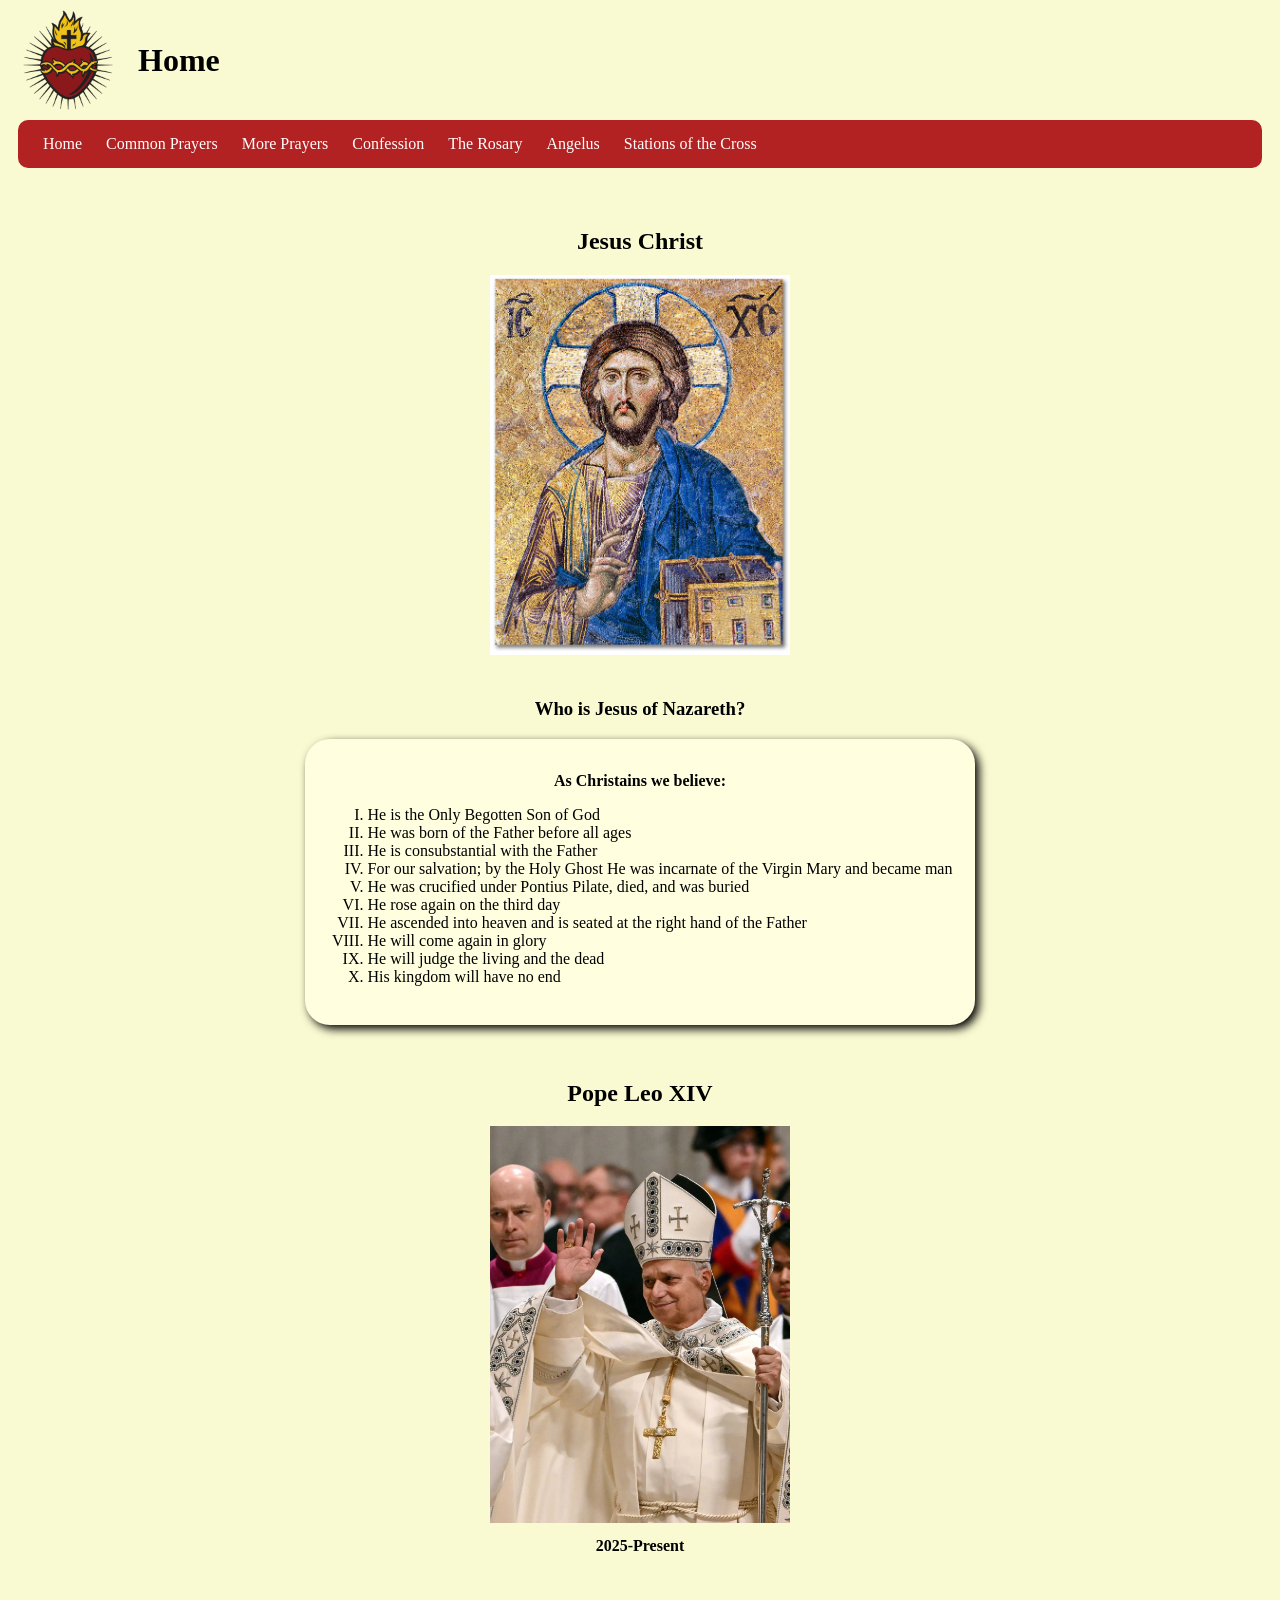
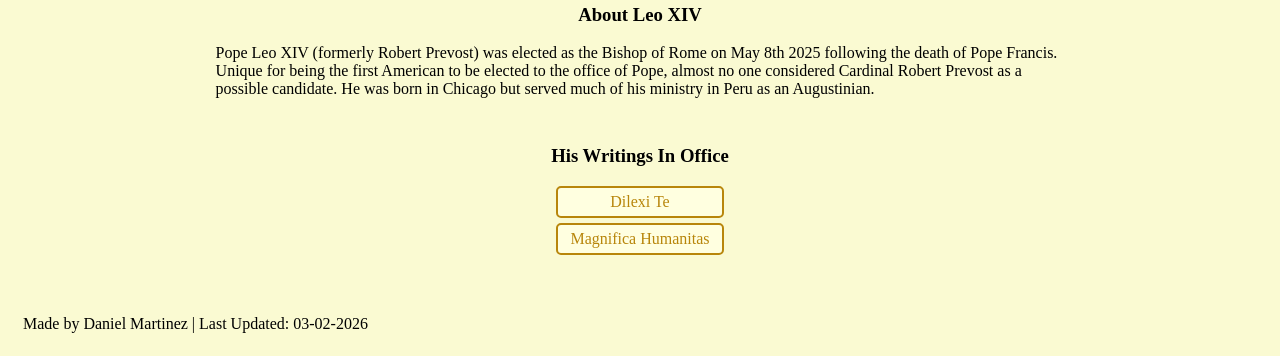
<file: index.html>
<!DOCTYPE html>
<html lang="en">
  <head>
    <meta charset="UTF-8">
    <meta name="viewport" content="width=device-width, initial-scale=1">
    <link rel="stylesheet" type="text/css" href="style/cath.css">
    <link rel="apple-touch-icon" sizes="120x120" href="apple-icon-120x120.png" type="image/png">
    <link rel="apple-touch-icon" sizes="180x180" href="apple-icon-180x180.png" type="image/png">
    <title>Homepage</title>
  </head>
  <body>
    <header>
      <img src="media/heart.png" width="100px">
      <h1>Home</h1>
    </header>
    <nav>
      <a href="index.html" class="barlink">Home</a>
      <a href="prayers.html" class="barlink">Common Prayers</a>
      <a href="prayers2.html" class="barlink">More Prayers</a>
      <a href="confession.html" class="barlink">Confession</a>
      <a href="rosary.html" class="barlink">The Rosary</a>
      <a href="angelus.html" class="barlink">Angelus</a>
      <a href="stations.html" class="barlink">Stations of the Cross</a>
    </nav>

    <article class="home">
      <section>
        <h2>Jesus Christ</h2>
        <img src="media/jesus.jpg" width="300">
      </section>
      <section>
        <h3>Who is Jesus of Nazareth?</h3>
        <div class="prayer" id="believe">
        <h4>As Christains we believe:</h4>
          <ol>
            <li>He is the Only Begotten Son of God</li>
            <li>He was born of the Father before all ages</li>
            <li>He is consubstantial with the Father</li>
            <li>For our salvation; by the Holy Ghost He was incarnate of the Virgin Mary and became man</li>
            <li>He was crucified under Pontius Pilate, died, and was buried</li>
            <li>He rose again on the third day</li>
            <li>He ascended into heaven and is seated at the right hand of the Father</li>
            <li>He will come again in glory</li>
            <li>He will judge the living and the dead</li>
            <li>His kingdom will have no end</li>
          </ol>
        </div>
      </section>
    </article>

    <article class="home">
      <section>
        <h2>Pope Leo XIV</h2>
        <img src="media/pope.png" width="300">
        <h4>2025-Present</h4>
      </section>
      <section>
        <h3>About Leo XIV</h3>
        <p>
          Pope Leo XIV (formerly Robert Prevost) was elected as the Bishop of Rome on May 8th 2025 following the death of Pope Francis.
          Unique for being the first American to be elected to the office of Pope, almost no one considered Cardinal Robert Prevost as a possible candidate.
          He was born in Chicago but served much of his ministry in Peru as an Augustinian.
        </p>
      </section>
      <section>
        <h3>His Writings In Office</h3>
        <a href="media/Dilexite.pdf" target="_blank"><p class="link">Dilexi Te</p></a>
        <a href="media/Magnificahumanitas.pdf" target="_blank"><p class="link">Magnifica Humanitas</p></a>
      </section>
    </article>

    <footer>Made by Daniel Martinez | Last Updated: 03-02-2026</footer>
  </body>
</html>
</file>
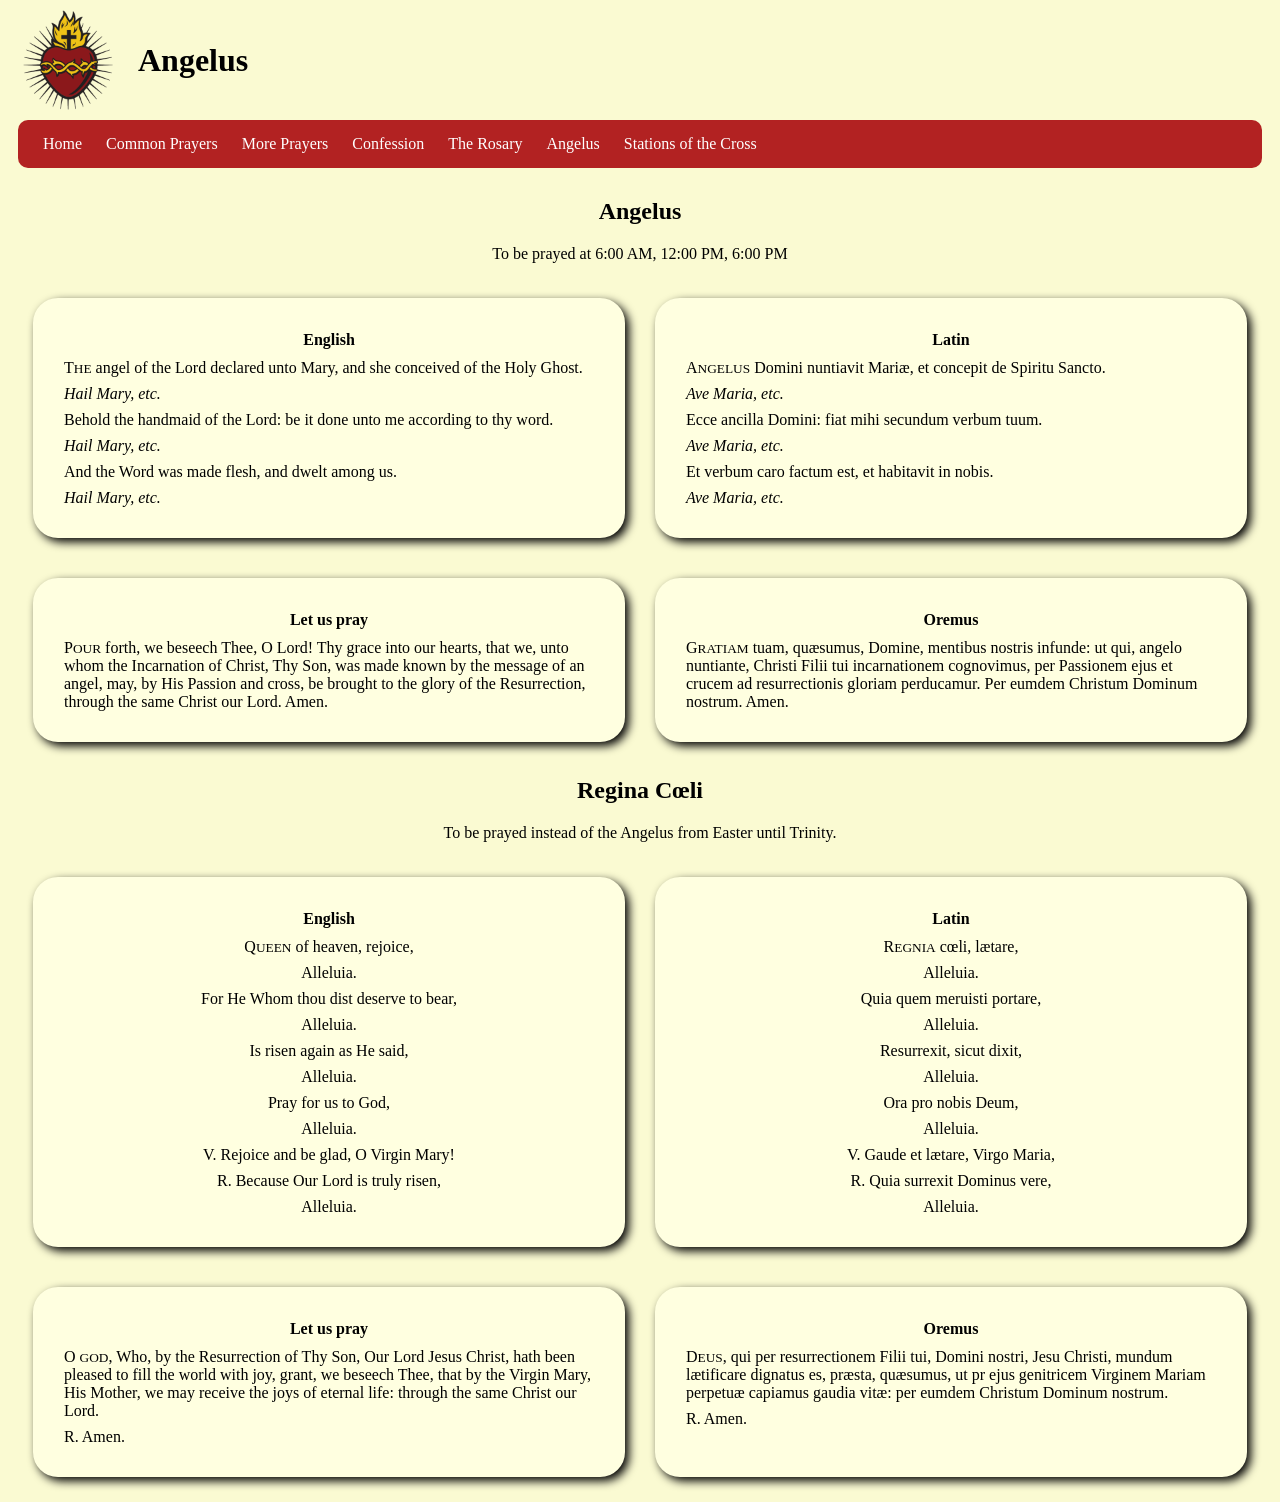
<file: angelus.html>
<!DOCTYPE html>
<html lang="en">
  <head>
    <meta charset="UTF-8">
    <meta name="viewport" content="width=device-width, initial-scale=1">
    <link rel="stylesheet" type="text/css" href="style/cath.css">
    <link rel="apple-touch-icon" sizes="120x120" href="apple-icon-120x120.png" type="image/png">
    <link rel="apple-touch-icon" sizes="180x180" href="apple-icon-180x180.png" type="image/png">
    <title>Angelus</title>
  </head>
  <body>
    <header>
      <img src="media/heart.png" width="100px">
      <h1>Angelus</h1>
    </header>

    <nav>
      <a href="index.html" class="barlink">Home</a>
      <a href="prayers.html" class="barlink">Common Prayers</a>
      <a href="prayers2.html" class="barlink">More Prayers</a>
      <a href="confession.html" class="barlink">Confession</a>
      <a href="rosary.html" class="barlink">The Rosary</a>
      <a href="angelus.html" class="barlink">Angelus</a>
      <a href="stations.html" class="barlink">Stations of the Cross</a>
    </nav>

    <article>
      <h2 class="pname">Angelus</h2>
			<p class="pname">To be prayed at 6:00 AM, 12:00 PM, 6:00 PM</p>
      <section class="bothprayers">
        <div class="prayer">
          <h4>English</h4>
          <p>
						T<span>HE</span> angel of the Lord declared unto Mary, and she conceived of the Holy Ghost.
          </p>
					<p>
						<i>Hail Mary, etc.</i>
					</p>
					<p>
						Behold the handmaid of the Lord: be it done unto me according to thy word.
					</p>
					<p>
						<i>Hail Mary, etc.</i>
					</p>
					<p>
						And the Word was made flesh, and dwelt among us.
					</p>
					<p>
						<i>Hail Mary, etc.</i>
					</p>
        </div>
        <div class="prayer">
          <h4>Latin</h4>
          <p>
						A<span>NGELUS</span> Domini nuntiavit Mariæ, et concepit de Spiritu Sancto.
          </p>
					<p>
						<i>Ave Maria, etc.</i>
					</p>
					<p>
						Ecce ancilla Domini: fiat mihi secundum verbum tuum.
					</p>
					<p>
						<i>Ave Maria, etc.</i>
					</p>
					<p>
						Et verbum caro factum est, et habitavit in nobis.
					</p>
					<p>
						<i>Ave Maria, etc.</i>
					</p>
        </div>
      </section>
      <section class="bothprayers">
        <div class="prayer">
          <h4>Let us pray</h4>
          <p>
					P<span>OUR</span> forth, we beseech Thee, O Lord! Thy grace into our hearts, that we, unto whom the Incarnation of Christ,
					Thy Son, was made known by the message of an angel, may, by His Passion and cross, be brought to the glory of the Resurrection,
					through the same Christ our Lord. Amen.
          </p>
        </div>
        <div class="prayer">
          <h4>Oremus</h4>
          <p>
						G<span>RATIAM</span> tuam, quæsumus, Domine, mentibus nostris infunde: ut qui, angelo nuntiante, Christi Filii
						tui incarnationem cognovimus, per Passionem ejus et crucem ad resurrectionis gloriam perducamur. Per eumdem Christum
						Dominum nostrum. Amen.
          </p>
        </div>
      </section>
    </article>

    <article>
      <h2 class="pname">Regina Cœli</h2>
			<p class="pname">To be prayed instead of the Angelus from Easter until Trinity.</p>
      <section class="bothprayers">
        <div class="prayer hymn">
          <h4>English</h4>
          <p>
						Q<span>UEEN</span> of heaven, rejoice,
          </p>
					<p>
						Alleluia.
					</p>
					<p>
						For He Whom thou dist deserve to bear,
					</p>
					<p>
						Alleluia.
					</p>
					<p>
						Is risen again as He said,
					</p>
					<p>
						Alleluia.
					</p>
					<p>
						Pray for us to God,
					</p>
					<p>
						Alleluia.
					</p>
					<p>
						V. Rejoice and be glad, O Virgin Mary!
					</p>
					<p>
						R. Because Our Lord is truly risen,
					</p>
					<p>
						Alleluia.
					</p>
        </div>
        <div class="prayer hymn">
          <h4>Latin</h4>
          <p>
						R<span>EGNIA</span> cœli, lætare,
          </p>
					<p>
						Alleluia.
					</p>
					<p>
						Quia quem meruisti portare,
					</p>
					<p>
						Alleluia.
					</p>
					<p>
						Resurrexit, sicut dixit,
					</p>
					<p>
						Alleluia.
					</p>
					<p>
						Ora pro nobis Deum,
					</p>
					<p>
						Alleluia.
					</p>
					<p>
						V. Gaude et lætare, Virgo Maria,
					</p>
					<p>
						R. Quia surrexit Dominus vere,
					</p>
					<p>
						Alleluia.
					</p>
        </div>
      </section>
      <section class="bothprayers">
        <div class="prayer">
          <h4>Let us pray</h4>
          <p>
						O <span>GOD</span>, Who, by the Resurrection of Thy Son, Our Lord Jesus Christ, hath been pleased to fill the world with joy,
						grant, we beseech Thee, that by the Virgin Mary, His Mother, we may receive the joys of eternal life: through
						the same Christ our Lord.
          </p>
					<p>
						R. Amen.
					</p>
        </div>
        <div class="prayer">
          <h4>Oremus</h4>
          <p>
						D<span>EUS</span>, qui per resurrectionem Filii tui, Domini nostri, Jesu Christi, mundum lætificare dignatus es, præsta, quæsumus,
						ut pr ejus genitricem Virginem Mariam perpetuæ capiamus gaudia vitæ: per eumdem Christum Dominum nostrum.
          </p>
					<p>
						R. Amen.
					</p>
        </div>
      </section>
    </article>
  </body>
</html>
</file>
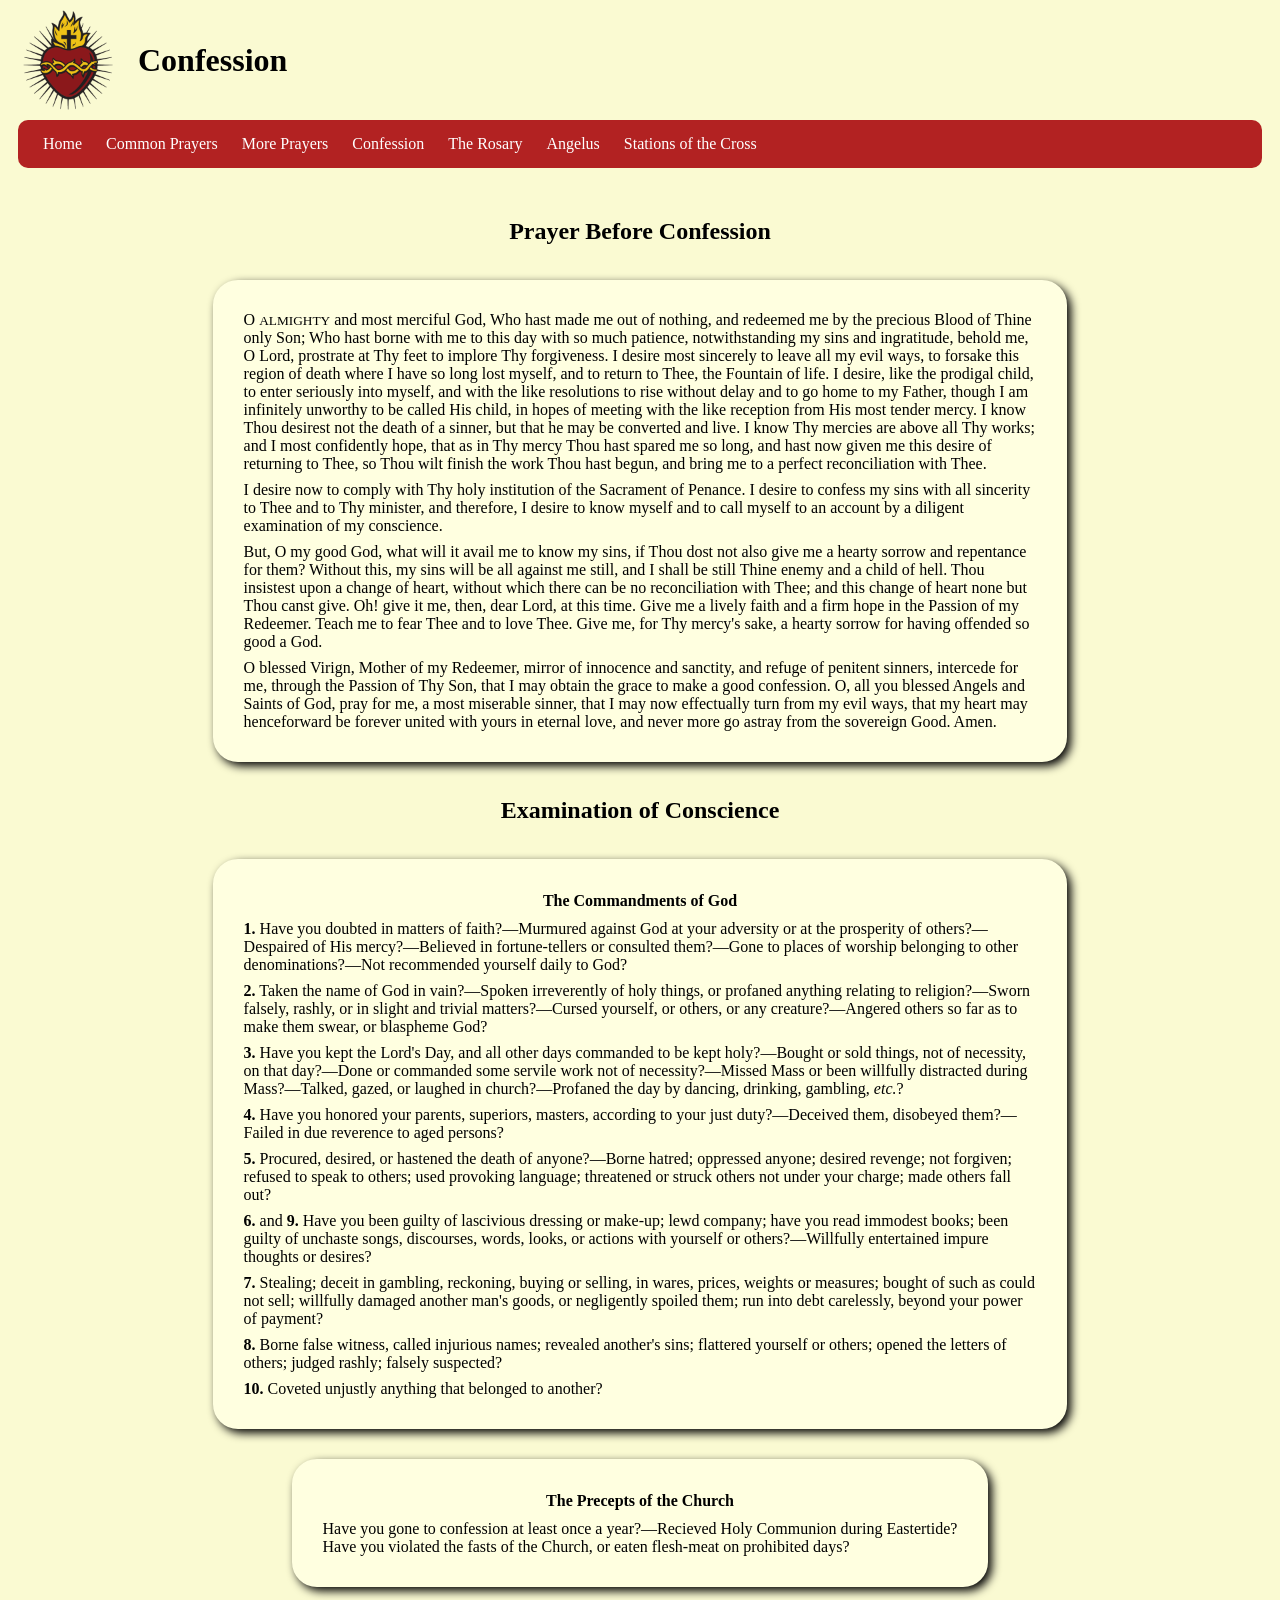
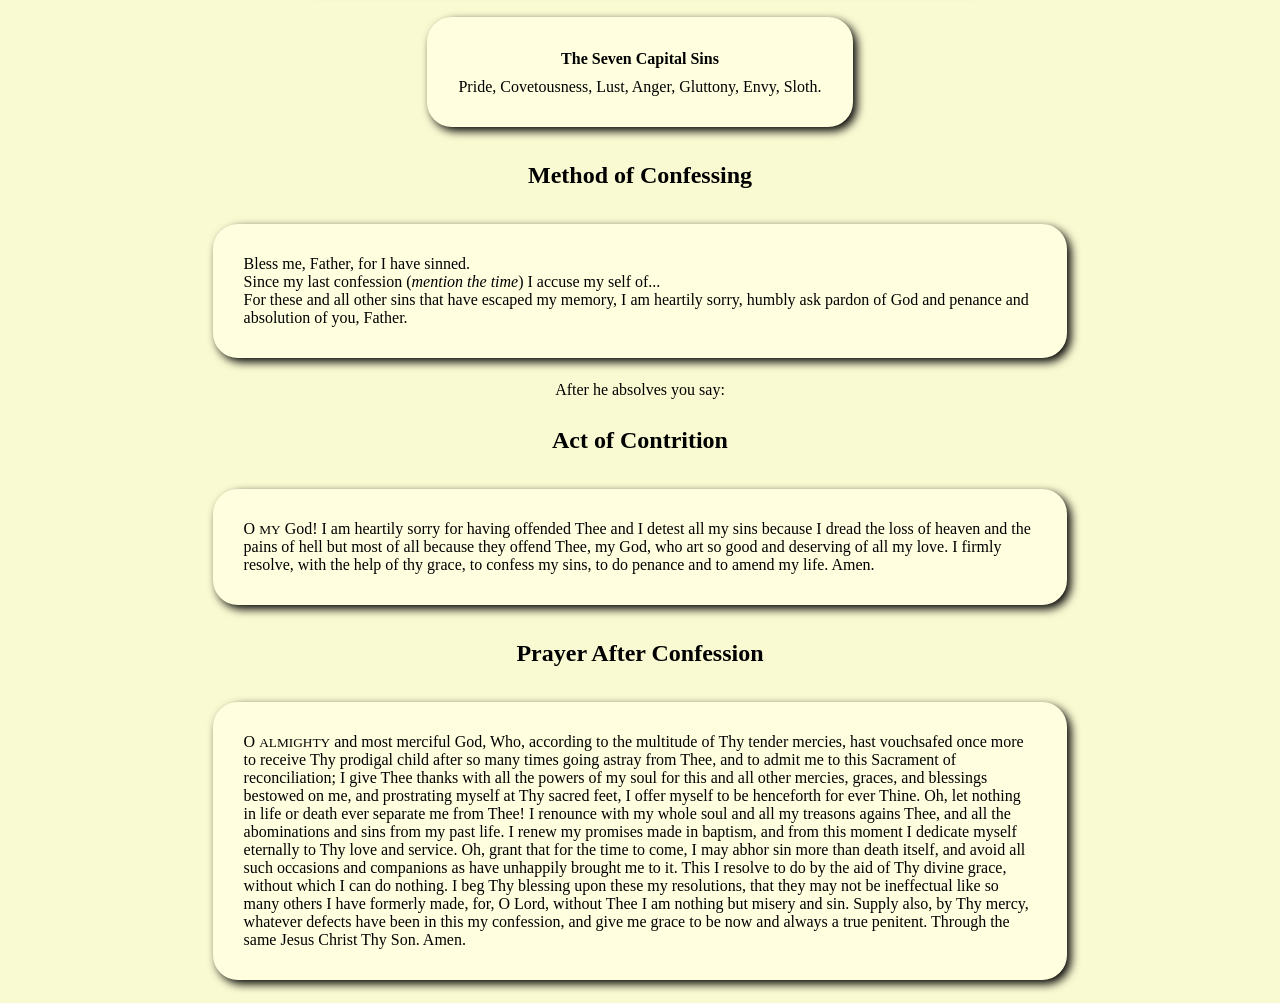
<file: confession.html>
<!DOCTYPE html>
<html lang="en">
  <head>
    <meta charset="UTF-8">
    <meta name="viewport" content="width=device-width, initial-scale=1">
    <link rel="stylesheet" type="text/css" href="style/cath.css">
    <link rel="apple-touch-icon" sizes="120x120" href="apple-icon-120x120.png" type="image/png">
    <link rel="apple-touch-icon" sizes="180x180" href="apple-icon-180x180.png" type="image/png">
    <title>Confession</title>
  </head>
  <body>
    <header>
      <img src="media/heart.png" width="100px">
      <h1>Confession</h1>
    </header>

    <nav>
      <a href="index.html" class="barlink">Home</a>
      <a href="prayers.html" class="barlink">Common Prayers</a>
      <a href="prayers2.html" class="barlink">More Prayers</a>
      <a href="confession.html" class="barlink">Confession</a>
      <a href="rosary.html" class="barlink">The Rosary</a>
      <a href="angelus.html" class="barlink">Angelus</a>
      <a href="stations.html" class="barlink">Stations of the Cross</a>
    </nav>

    <article class="home">
      <h2 class="pname">Prayer Before Confession</h2>
      <section class="prayer">
        <p>
          O <span>ALMIGHTY</span> and most merciful God, Who hast made me out of nothing, and redeemed me by the precious Blood of Thine only Son;
          Who hast borne with me to this day with so much patience, notwithstanding my sins and ingratitude, behold me, O Lord,
          prostrate at Thy feet to implore Thy forgiveness. I desire most sincerely to leave all my evil ways,
          to forsake this region of death where I have so long lost myself, and to return to Thee, the Fountain of life.
          I desire, like the prodigal child, to enter seriously into myself, and with the like resolutions to rise without delay
          and to go home to my Father, though I am infinitely unworthy to be called His child, in hopes of meeting with the
          like reception from His most tender mercy. I know Thou desirest not the death of a sinner, but that he may be converted
          and live. I know Thy mercies are above all Thy works; and I most confidently hope, that as in Thy mercy Thou hast spared
          me so long, and hast now given me this desire of returning to Thee, so Thou wilt finish the work Thou hast begun,
          and bring me to a perfect reconciliation with Thee.
        </p>
        <p>
          I desire now to comply with Thy holy institution of the Sacrament of Penance. I desire to confess my sins with all sincerity
          to Thee and to Thy minister, and therefore, I desire to know myself and to call myself to an account by a diligent examination
          of my conscience.
        </p>
        <p>
          But, O my good God, what will it avail me to know my sins, if Thou dost not also give me a hearty sorrow and repentance for them?
          Without this, my sins will be all against me still, and I shall be still Thine enemy and a child of hell. Thou insistest upon a change
          of heart, without which there can be no reconciliation with Thee; and this change of heart none but Thou canst give. Oh!
          give it me, then, dear Lord, at this time. Give me a lively faith and a firm hope in the Passion of my Redeemer. Teach me to fear
          Thee and to love Thee. Give me, for Thy mercy's sake, a hearty sorrow for having offended so good a God.
        </p>
        <p>
          O blessed Virign, Mother of my Redeemer, mirror of innocence and sanctity, and refuge of penitent sinners, intercede for me,
          through the Passion of Thy Son, that I may obtain the grace to make a good confession. O, all you blessed Angels and Saints
          of God, pray for me, a most miserable sinner, that I may now effectually turn from my evil ways, that my heart may henceforward
          be forever united with yours in eternal love, and never more go astray from the sovereign Good. Amen.
        </p>
      </section>
    </article>

    <article class="home">
      <h2 class="pname">Examination of Conscience</h2>
      <section class="prayer">
        <h4>The Commandments of God</h4>
        <p>
          <b>1.</b> Have you doubted in matters of faith?—Murmured against God at your adversity or at the prosperity of others?—Despaired of His mercy?—Believed
          in fortune-tellers or consulted them?—Gone to places of worship belonging to other denominations?—Not recommended yourself daily to God?<br>
        </p>
        <p>
          <b>2.</b> Taken the name of God in vain?—Spoken irreverently of holy things, or profaned anything relating to religion?—Sworn falsely, rashly,
          or in slight and trivial matters?—Cursed yourself, or others, or any creature?—Angered others so far as to make them swear, or blaspheme God?<br>
        </p>
        <p>
          <b>3.</b> Have you kept the Lord's Day, and all other days commanded to be kept holy?—Bought or sold things, not of necessity, on that day?—Done or
          commanded some servile work not of necessity?—Missed Mass or been willfully distracted during Mass?—Talked, gazed, or laughed in church?—Profaned
          the day by dancing, drinking, gambling, <i>etc.</i>?<br>
        </p>
        <p>
          <b>4.</b> Have you honored your parents, superiors, masters, according to your just duty?—Deceived them, disobeyed them?—Failed in due reverence to aged persons?<br>
        </p>
        <p>
          <b>5.</b> Procured, desired, or hastened the death of anyone?—Borne hatred; oppressed anyone; desired revenge; not forgiven; refused to speak to others;
          used provoking language; threatened or struck others not under your charge; made others fall out?<br>
        </p>
        <p>
          <b>6.</b> and <b>9.</b> Have you been guilty of lascivious dressing or make-up; lewd company; have you read immodest books; been guilty of unchaste songs,
          discourses, words, looks, or actions with yourself or others?—Willfully entertained impure thoughts or desires?<br>
        </p>
        <p>
          <b>7.</b> Stealing; deceit in gambling, reckoning, buying or selling, in wares, prices, weights or measures; bought of such as could not sell;
          willfully damaged another man's goods, or negligently spoiled them; run into debt carelessly, beyond your power of payment?<br>
        </p>
        <p>
          <b>8.</b> Borne false witness, called injurious names; revealed another's sins; flattered yourself or others; opened the letters of others;
          judged rashly; falsely suspected?<br>
        </p>
        <p>
          <b>10.</b> Coveted unjustly anything that belonged to another?<br>
        </p>
      </section>
      <section class="prayer">
        <h4>The Precepts of the Church</h4>
        <p>
          Have you gone to confession at least once a year?—Recieved Holy Communion during Eastertide?<br>
          Have you violated the fasts of the Church, or eaten flesh-meat on prohibited days?
        </p>
      </section>
      <section class="prayer">
        <h4>The Seven Capital Sins</h4>
        <p>
          Pride, Covetousness, Lust, Anger, Gluttony, Envy, Sloth.
        </p>
      </section>
    </article>

    <article class="home">
      <h2 class="pname">Method of Confessing</h2>
      <section class="prayer">
        <p>
          Bless me, Father, for I have sinned.<br>
          Since my last confession (<i>mention the time</i>) I accuse my self of...<br>
          For these and all other sins that have escaped my memory, I am heartily sorry,
          humbly ask pardon of God and penance and absolution of you, Father.
        </p>
      </section>
    </article>

    <p class="hymn">After he absolves you say:</p>

    <article class="home">
      <h2 class="pname">Act of Contrition</h2>
      <section class="prayer">
        <p>
          O <span>MY</span> God! I am heartily sorry for having offended Thee
          and I detest all my sins because I dread the loss of heaven and the pains of hell but most of all because they offend Thee,
          my God, who art so good and deserving of all my love. I firmly resolve, with the help of thy grace, to confess my sins,
          to do penance and to amend my life. Amen.
        </p>
      </section>
    </article>


    <article class="home">
      <h2 class="pname">Prayer After Confession</h2>
      <section class="prayer">
        <p>
          O <span>ALMIGHTY</span> and most merciful God, Who, according to the multitude of Thy tender mercies, hast vouchsafed once more to receive
          Thy prodigal child after so many times going astray from Thee, and to admit me to this Sacrament of reconciliation;
          I give Thee thanks with all the powers of my soul for this and all other mercies, graces, and blessings bestowed on me,
          and prostrating myself at Thy sacred feet, I offer myself to be henceforth for ever Thine. Oh, let nothing in life or death
          ever separate me from Thee! I renounce with my whole soul and all my treasons agains Thee, and all the abominations and sins from
          my past life. I renew my promises made in baptism, and from this moment I dedicate myself eternally to Thy love and service.
          Oh, grant that for the time to come, I may abhor sin more than death itself, and avoid all such occasions and companions
          as have unhappily brought me to it. This I resolve to do by the aid of Thy divine grace, without which I can do nothing.
          I beg Thy blessing upon these my resolutions, that they may not be ineffectual like so many others I have formerly made,
          for, O Lord, without Thee I am nothing but misery and sin. Supply also, by Thy mercy, whatever defects have been in this my confession,
          and give me grace to be now and always a true penitent. Through the same Jesus Christ Thy Son. Amen.
        </p>
      </section>
    </article>
  </body>
</html>
</file>
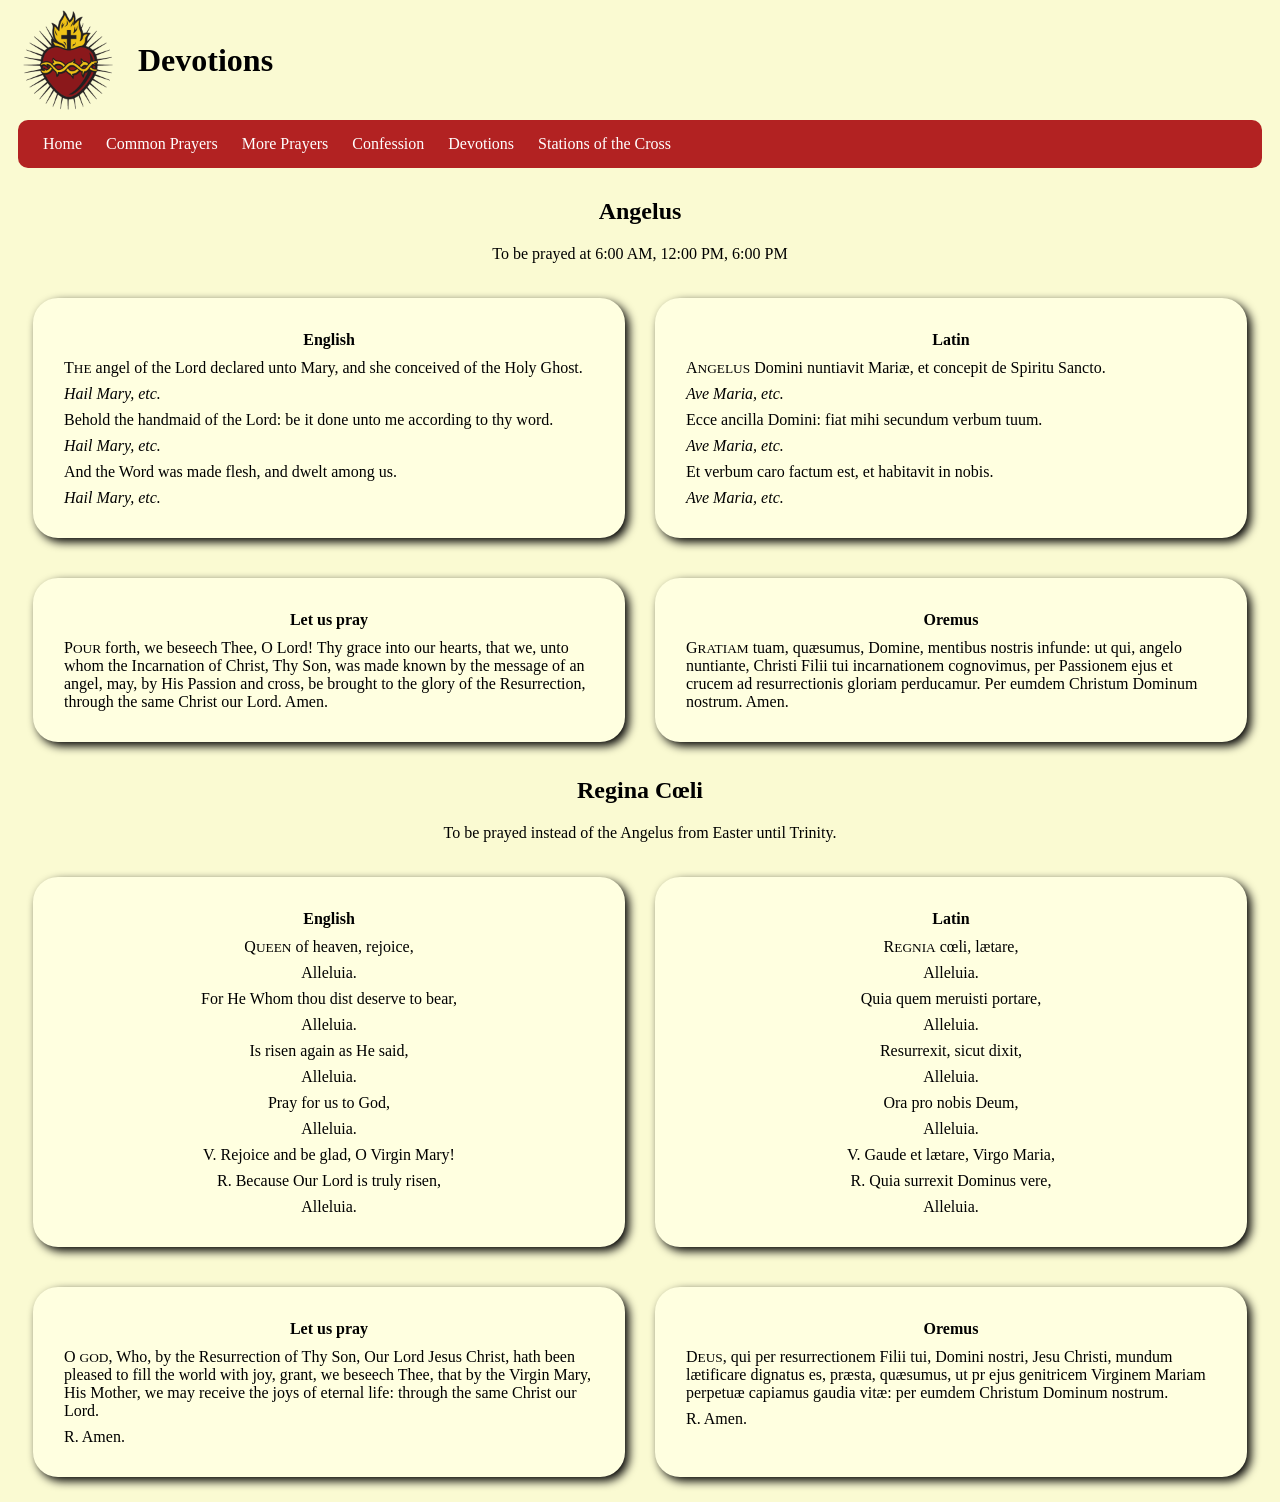
<file: devotions.html>
<!DOCTYPE html>
<html lang="en">
  <head>
    <meta charset="UTF-8">
    <meta name="viewport" content="width=device-width, initial-scale=1">
    <link rel="stylesheet" type="text/css" href="style/cath.css">
    <link rel="apple-touch-icon" sizes="120x120" href="apple-icon-120x120.png" type="image/png">
    <link rel="apple-touch-icon" sizes="180x180" href="apple-icon-180x180.png" type="image/png">
    <title>Devotions</title>
  </head>
  <body>
    <header>
      <img src="media/heart.png" width="100px">
      <h1>Devotions</h1>
    </header>

    <nav>
      <a href="index.html" class="barlink">Home</a>
      <a href="prayers.html" class="barlink">Common Prayers</a>
      <a href="prayers2.html" class="barlink">More Prayers</a>
      <a href="confession.html" class="barlink">Confession</a>
      <a href="devotions.html" class="barlink">Devotions</a>
      <a href="stations.html" class="barlink">Stations of the Cross</a>
    </nav>
    <article>
      <h2 class="pname">Angelus</h2>
			<p class="pname">To be prayed at 6:00 AM, 12:00 PM, 6:00 PM</p>
      <section class="bothprayers">
        <div class="prayer">
          <h4>English</h4>
          <p>
						T<span>HE</span> angel of the Lord declared unto Mary, and she conceived of the Holy Ghost.
          </p>
					<p>
						<i>Hail Mary, etc.</i>
					</p>
					<p>
						Behold the handmaid of the Lord: be it done unto me according to thy word.
					</p>
					<p>
						<i>Hail Mary, etc.</i>
					</p>
					<p>
						And the Word was made flesh, and dwelt among us.
					</p>
					<p>
						<i>Hail Mary, etc.</i>
					</p>
        </div>
        <div class="prayer">
          <h4>Latin</h4>
          <p>
						A<span>NGELUS</span> Domini nuntiavit Mariæ, et concepit de Spiritu Sancto.
          </p>
					<p>
						<i>Ave Maria, etc.</i>
					</p>
					<p>
						Ecce ancilla Domini: fiat mihi secundum verbum tuum.
					</p>
					<p>
						<i>Ave Maria, etc.</i>
					</p>
					<p>
						Et verbum caro factum est, et habitavit in nobis.
					</p>
					<p>
						<i>Ave Maria, etc.</i>
					</p>
        </div>
      </section>
      <section class="bothprayers">
        <div class="prayer">
          <h4>Let us pray</h4>
          <p>
					P<span>OUR</span> forth, we beseech Thee, O Lord! Thy grace into our hearts, that we, unto whom the Incarnation of Christ,
					Thy Son, was made known by the message of an angel, may, by His Passion and cross, be brought to the glory of the Resurrection,
					through the same Christ our Lord. Amen.
          </p>
        </div>
        <div class="prayer">
          <h4>Oremus</h4>
          <p>
						G<span>RATIAM</span> tuam, quæsumus, Domine, mentibus nostris infunde: ut qui, angelo nuntiante, Christi Filii
						tui incarnationem cognovimus, per Passionem ejus et crucem ad resurrectionis gloriam perducamur. Per eumdem Christum
						Dominum nostrum. Amen.
          </p>
        </div>
      </section>
    </article>

    <article>
      <h2 class="pname">Regina Cœli</h2>
			<p class="pname">To be prayed instead of the Angelus from Easter until Trinity.</p>
      <section class="bothprayers">
        <div class="prayer hymn">
          <h4>English</h4>
          <p>
						Q<span>UEEN</span> of heaven, rejoice,
          </p>
					<p>
						Alleluia.
					</p>
					<p>
						For He Whom thou dist deserve to bear,
					</p>
					<p>
						Alleluia.
					</p>
					<p>
						Is risen again as He said,
					</p>
					<p>
						Alleluia.
					</p>
					<p>
						Pray for us to God,
					</p>
					<p>
						Alleluia.
					</p>
					<p>
						V. Rejoice and be glad, O Virgin Mary!
					</p>
					<p>
						R. Because Our Lord is truly risen,
					</p>
					<p>
						Alleluia.
					</p>
        </div>
        <div class="prayer hymn">
          <h4>Latin</h4>
          <p>
						R<span>EGNIA</span> cœli, lætare,
          </p>
					<p>
						Alleluia.
					</p>
					<p>
						Quia quem meruisti portare,
					</p>
					<p>
						Alleluia.
					</p>
					<p>
						Resurrexit, sicut dixit,
					</p>
					<p>
						Alleluia.
					</p>
					<p>
						Ora pro nobis Deum,
					</p>
					<p>
						Alleluia.
					</p>
					<p>
						V. Gaude et lætare, Virgo Maria,
					</p>
					<p>
						R. Quia surrexit Dominus vere,
					</p>
					<p>
						Alleluia.
					</p>
        </div>
      </section>
      <section class="bothprayers">
        <div class="prayer">
          <h4>Let us pray</h4>
          <p>
						O <span>GOD</span>, Who, by the Resurrection of Thy Son, Our Lord Jesus Christ, hath been pleased to fill the world with joy,
						grant, we beseech Thee, that by the Virgin Mary, His Mother, we may receive the joys of eternal life: through
						the same Christ our Lord.
          </p>
					<p>
						R. Amen.
					</p>
        </div>
        <div class="prayer">
          <h4>Oremus</h4>
          <p>
						D<span>EUS</span>, qui per resurrectionem Filii tui, Domini nostri, Jesu Christi, mundum lætificare dignatus es, præsta, quæsumus,
						ut pr ejus genitricem Virginem Mariam perpetuæ capiamus gaudia vitæ: per eumdem Christum Dominum nostrum.
          </p>
					<p>
						R. Amen.
					</p>
        </div>
      </section>
    </article>
  </body>
</html>
</file>
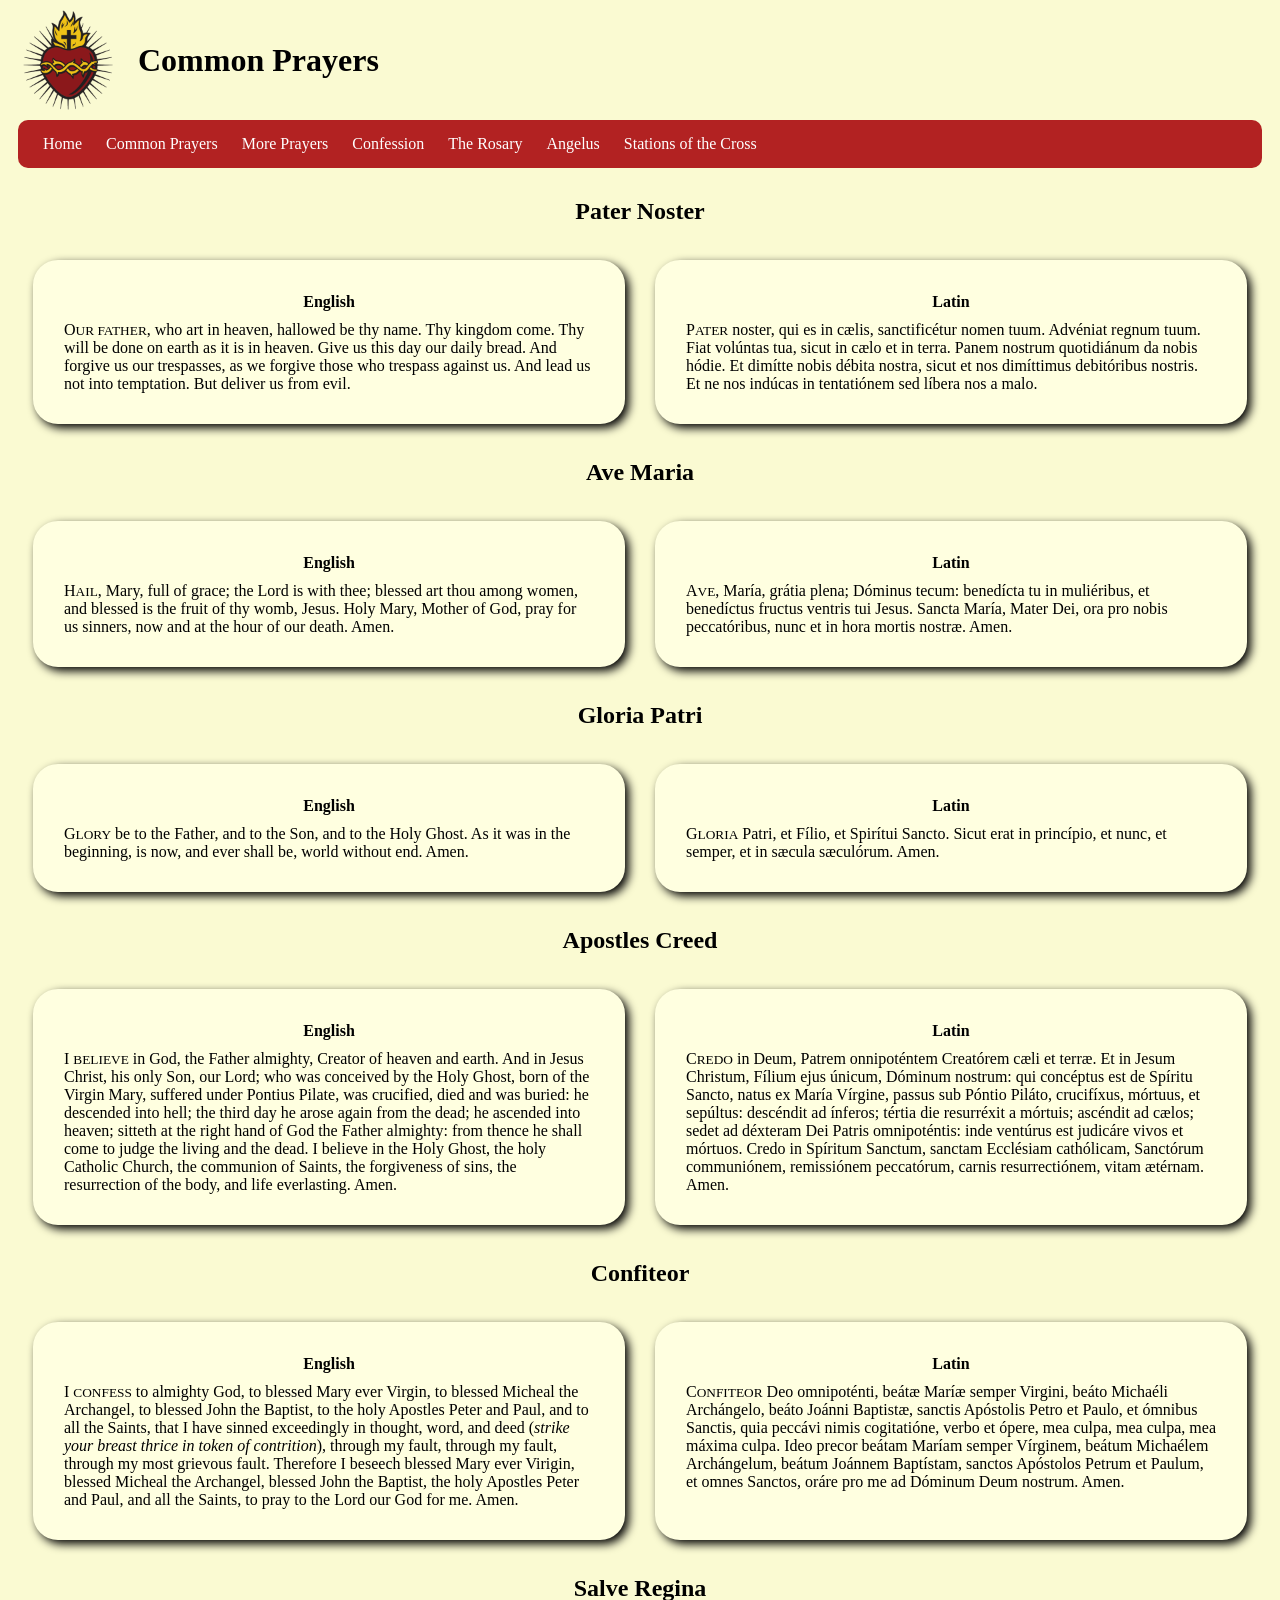
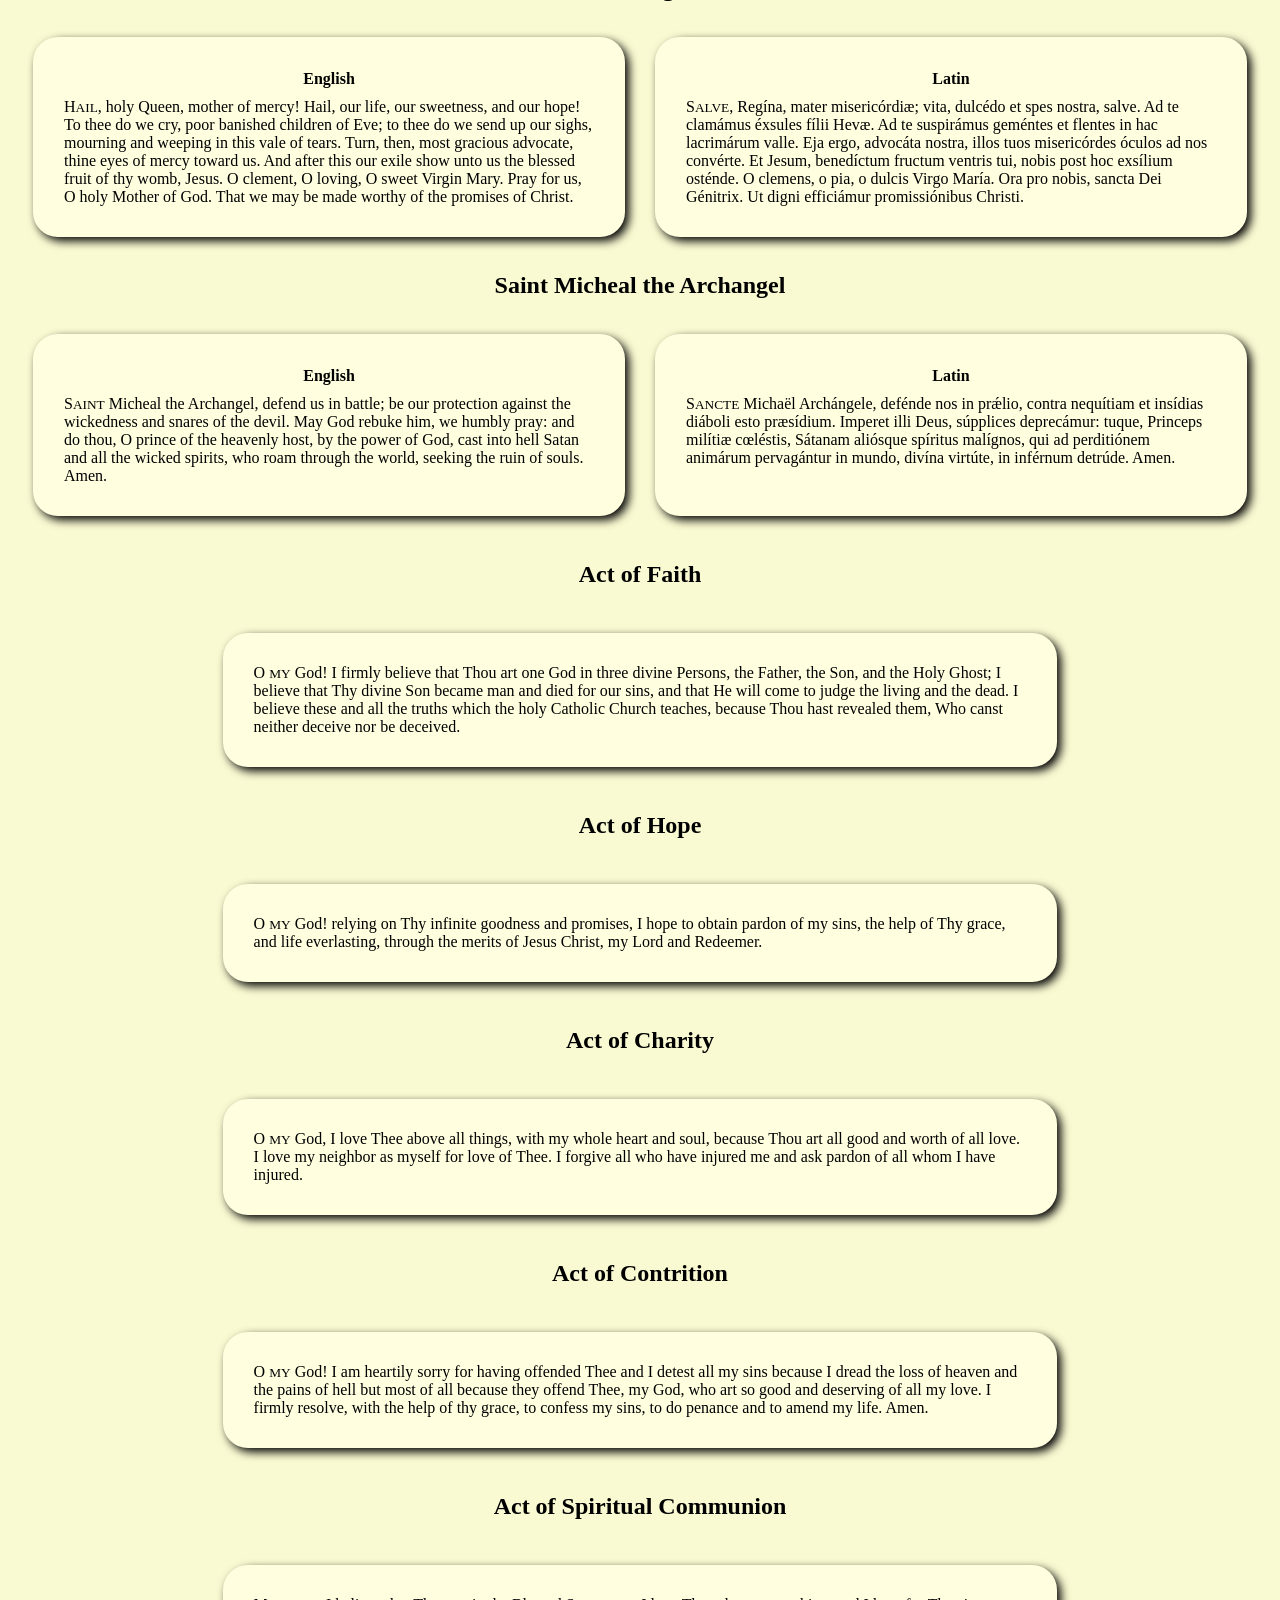
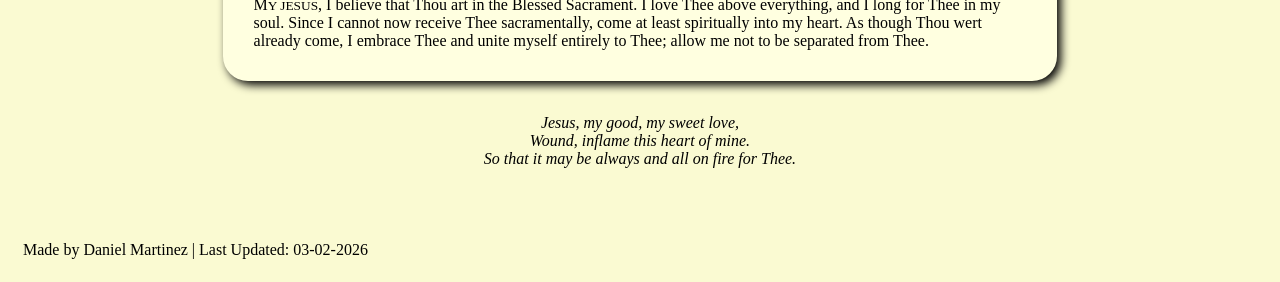
<file: prayers.html>
<!DOCTYPE html>
<html lang="en">
  <head>
    <meta charset="UTF-8">
    <meta name="viewport" content="width=device-width, initial-scale=1">
    <link rel="stylesheet" type="text/css" href="style/cath.css">
    <link rel="apple-touch-icon" sizes="120x120" href="apple-icon-120x120.png" type="image/png">
    <link rel="apple-touch-icon" sizes="180x180" href="apple-icon-180x180.png" type="image/png">
    <title>Common Prayers</title>
  </head>
  <body>
    <header>
      <img src="media/heart.png" width="100px">
      <h1>Common Prayers</h1>
    </header>

    <nav>
      <a href="index.html" class="barlink">Home</a>
      <a href="prayers.html" class="barlink">Common Prayers</a>
      <a href="prayers2.html" class="barlink">More Prayers</a>
      <a href="confession.html" class="barlink">Confession</a>
      <a href="rosary.html" class="barlink">The Rosary</a>
      <a href="angelus.html" class="barlink">Angelus</a>
      <a href="stations.html" class="barlink">Stations of the Cross</a>
    </nav>

    <article>
      <h2 class="pname">Pater Noster</h2>
      <section class="bothprayers">
        <div class="prayer">
          <h4>English</h4>
          <p>
            O<span>UR FATHER</span>, who art in heaven, hallowed be thy name. Thy kingdom come.
            Thy will be done on earth as it is in heaven.
            Give us this day our daily bread. And forgive us our trespasses,
            as we forgive those who trespass against us. And lead us not into temptation. But deliver us from evil.
          </p>
        </div>
        <div class="prayer">
          <h4>Latin</h4>
          <p>
            P<span>ATER</span> noster, qui es in cælis, sanctificétur nomen tuum. Advéniat regnum tuum. Fiat volúntas tua, sicut in cælo et in terra.
            Panem nostrum quotidiánum da nobis hódie. Et dimítte nobis débita nostra, sicut et nos dimíttimus debitóribus nostris.
            Et ne nos indúcas in tentatiónem sed líbera nos a malo.
          </p>
        </div>
      </section>
    </article>

    <article>
      <h2 class="pname">Ave Maria</h2>
      <section class="bothprayers">
        <div class="prayer">
          <h4>English</h4>
          <p>
            H<span>AIL</span>, Mary, full of grace; the Lord is with thee; blessed art thou among women,
            and blessed is the fruit of thy womb, Jesus.
            Holy Mary, Mother of God, pray for us sinners,
            now and at the hour of our death. Amen.
          </p>
        </div>
        <div class="prayer">
          <h4>Latin</h4>
          <p>
            A<span>VE</span>, María, grátia plena; Dóminus tecum: benedícta tu in muliéribus, et benedíctus fructus ventris tui Jesus.
            Sancta María, Mater Dei, ora pro nobis peccatóribus, nunc et in hora mortis nostræ. Amen.
          </p>
        </div>
      </section>
    </article>

    <article>
      <h2 class="pname">Gloria Patri</h2>
      <section class="bothprayers">
        <div class="prayer">
          <h4>English</h4>
          <p>
            G<span>LORY</span> be to the Father, and to the Son, and to the Holy Ghost.
            As it was in the beginning, is now, and ever shall be, world without end. Amen.
          </p>
        </div>
        <div class="prayer">
          <h4>Latin</h4>
          <p>G<span>LORIA</span> Patri, et Fílio, et Spirítui Sancto. Sicut erat in princípio, et nunc, et semper, et in sæcula sæculórum. Amen.</p>
        </div>
      </section>
    </article>

    <article>
      <h2 class="pname">Apostles Creed</h2>
      <section class="bothprayers">
        <div class="prayer">
          <h4>English</h4>
          <p>
            I <span>BELIEVE</span> in God, the Father almighty, Creator of heaven and earth.
            And in Jesus Christ, his only Son, our Lord; who was conceived by the Holy Ghost, born of the Virgin Mary,
            suffered under Pontius Pilate, was crucified, died and was buried: he descended into hell; the third day he arose again from the dead;
            he ascended into heaven; sitteth at the right hand of God the Father almighty: from thence he shall come to judge the living and the dead.
            I believe in the Holy Ghost, the holy Catholic Church, the communion of Saints, the forgiveness of sins, the resurrection of the body,
            and life everlasting. Amen.
          </p>
        </div>
        <div class="prayer">
          <h4>Latin</h4>
          <p>
            C<span>REDO</span> in Deum, Patrem onnipoténtem Creatórem cæli et terræ. Et in Jesum Christum, Fílium ejus únicum,
            Dóminum nostrum: qui concéptus est de Spíritu Sancto, natus ex María Vírgine, passus sub Póntio Piláto,
            crucifíxus, mórtuus, et sepúltus: descéndit ad ínferos; tértia die resurréxit a mórtuis; ascéndit ad cælos;
            sedet ad déxteram Dei Patris omnipoténtis: inde ventúrus est judicáre vivos et mórtuos. Credo in Spíritum Sanctum,
            sanctam Ecclésiam cathólicam, Sanctórum communiónem, remissiónem peccatórum, carnis resurrectiónem, vitam ætérnam. Amen.
          </p>
        </div>
      </section>
    </article>

    <article>
      <h2 class="pname">Confiteor</h2>
      <section class="bothprayers">
        <div class="prayer">
          <h4>English</h4>
          <p>
            I <span>CONFESS</span> to almighty God, to blessed Mary ever Virgin, to blessed Micheal the Archangel, to blessed John the Baptist,
            to the holy Apostles Peter and Paul, and to all the Saints, that I have sinned exceedingly in thought, word, and deed (<i>strike your
            breast thrice in token of contrition</i>), through my fault, through my fault, through my most grievous fault. Therefore I beseech
            blessed Mary ever Virigin, blessed Micheal the Archangel, blessed John the Baptist, the holy Apostles Peter and Paul, and all the Saints,
            to pray to the Lord our God for me. Amen.
          </p>
        </div>
        <div class="prayer">
          <h4>Latin</h4>
          <p>
            C<span>ONFITEOR</span> Deo omnipoténti, beátæ Maríæ semper Virgini, beáto Michaéli Archángelo, beáto Joánni Baptistæ, sanctis Apóstolis Petro et Paulo,
            et ómnibus Sanctis, quia peccávi nimis cogitatióne, verbo et ópere, mea culpa, mea culpa, mea máxima culpa. Ideo precor beátam Maríam semper Vírginem,
            beátum Michaélem Archángelum, beátum Joánnem Baptístam, sanctos Apóstolos Petrum et Paulum, et omnes Sanctos, oráre pro me ad Dóminum Deum nostrum. Amen.
          </p>
        </div>
      </section>
    </article>

    <article>
      <h2 class="pname">Salve Regina</h2>
      <section class="bothprayers">
        <div class="prayer">
          <h4>English</h4>
          <p>
            H<span>AIL</span>, holy Queen, mother of mercy! Hail, our life, our sweetness, and our hope! To thee do we cry, poor banished children of Eve;
            to thee do we send up our sighs, mourning and weeping in this vale of tears. Turn, then, most gracious advocate, thine eyes of mercy toward us.
            And after this our exile show unto us the blessed fruit of thy womb, Jesus. O clement, O loving, O sweet Virgin Mary.
            Pray for us, O holy Mother of God. That we may be made worthy of the promises of Christ.
          </p>
        </div>
        <div class="prayer">
          <h4>Latin</h4>
          <p>
            S<span>ALVE</span>, Regína, mater misericórdiæ; vita, dulcédo et spes nostra, salve. Ad te clamámus éxsules fílii Hevæ.
            Ad te suspirámus geméntes et flentes in hac lacrimárum valle. Eja ergo, advocáta nostra, illos tuos misericórdes óculos ad nos convérte.
            Et Jesum, benedíctum fructum ventris tui, nobis post hoc exsílium osténde. O clemens, o pia, o dulcis Virgo María.
            Ora pro nobis, sancta Dei Génitrix. Ut digni efficiámur promissiónibus Christi.
          </p>
        </div>
      </section>
    </article>

    <article>
      <h2 class="pname">Saint Micheal the Archangel</h2>
      <section class="bothprayers">
        <div class="prayer">
          <h4>English</h4>
          <p>
            S<span>AINT</span> Micheal the Archangel, defend us in battle; be our protection against the wickedness and snares of the devil.
            May God rebuke him, we humbly pray: and do thou, O prince of the heavenly host, by the power of God,
            cast into hell Satan and all the wicked spirits, who roam through the world, seeking the ruin of souls. Amen.
          </p>
        </div>
        <div class="prayer">
          <h4>Latin</h4>
          <p>
            S<span>ANCTE</span> Michaël Archángele, defénde nos in prǽlio, contra nequítiam et insídias diáboli esto præsídium.
            Imperet illi Deus, súpplices deprecámur: tuque, Princeps milítiæ cœléstis, Sátanam aliósque spíritus malígnos,
            qui ad perditiónem animárum pervagántur in mundo, divína virtúte, in inférnum detrúde. Amen.
          </p>
        </div>
      </section>
    </article>

    <article class="home">
      <h2 class="pname">Act of Faith</h2>
      <section>
        <div class="prayer">
          <p>
            O <span>MY</span> God! I firmly believe that Thou art one God in three divine Persons, the Father, the Son, and the Holy Ghost;
            I believe that Thy divine Son became man and died for our sins, and that He will come to judge the living and the dead.
            I believe these and all the truths which the holy Catholic Church teaches, because Thou hast revealed them, Who canst neither
            deceive nor be deceived.
          </p>
        </div>
      </section>
    </article>

    <article class="home">
      <h2 class="pname">Act of Hope</h2>
      <section>
        <div class="prayer">
          <p>
            O <span>MY</span> God! relying on Thy infinite goodness and promises, I hope to obtain pardon of my sins, the help of Thy grace,
            and life everlasting, through the merits of Jesus Christ, my Lord and Redeemer.
          </p>
        </div>
      </section>
    </article>

    <article class="home">
      <h2 class="pname">Act of Charity</h2>
      <section>
        <div class="prayer">
          <p>
            O <span>MY</span> God, I love Thee above all things, with my whole heart and soul, because Thou art all good and worth of all love.
            I love my neighbor as myself for love of Thee. I forgive all who have injured me and ask pardon of all whom I have injured.
          </p>
        </div>
      </section>
    </article>

    <article class="home">
      <h2 class="pname">Act of Contrition</h2>
      <section>
        <div class="prayer">
          <p>
            O <span>MY</span> God! I am heartily sorry for having offended Thee
            and I detest all my sins because I dread the loss of heaven and the pains of hell but most of all because they offend Thee,
            my God, who art so good and deserving of all my love. I firmly resolve, with the help of thy grace, to confess my sins,
            to do penance and to amend my life. Amen.
          </p>
        </div>
      </section>
    </article>

    <article class="home">
      <h2 class="pname">Act of Spiritual Communion</h2>
      <section>
        <div class="prayer">
          <p>
            M<span>Y JESUS</span>, I believe that Thou art in the Blessed Sacrament. I love Thee above everything, and I long for
            Thee in my soul. Since I cannot now receive Thee sacramentally, come at least spiritually into my heart.
            As though Thou wert already come, I embrace Thee and unite myself entirely to Thee; allow me not to be
            separated from Thee.
          </p>
        </div>
      </section>
        <div class="hymn">
          <p>
            <i>
              Jesus, my good, my sweet love,<br>
              Wound, inflame this heart of mine.<br>
              So that it may be always and all on fire for Thee.
            </i>
          </p>
        </div>
      <section>

      </section>
    </article>

    <footer>Made by Daniel Martinez | Last Updated: 03-02-2026</footer>
  </body>

</html>
</file>
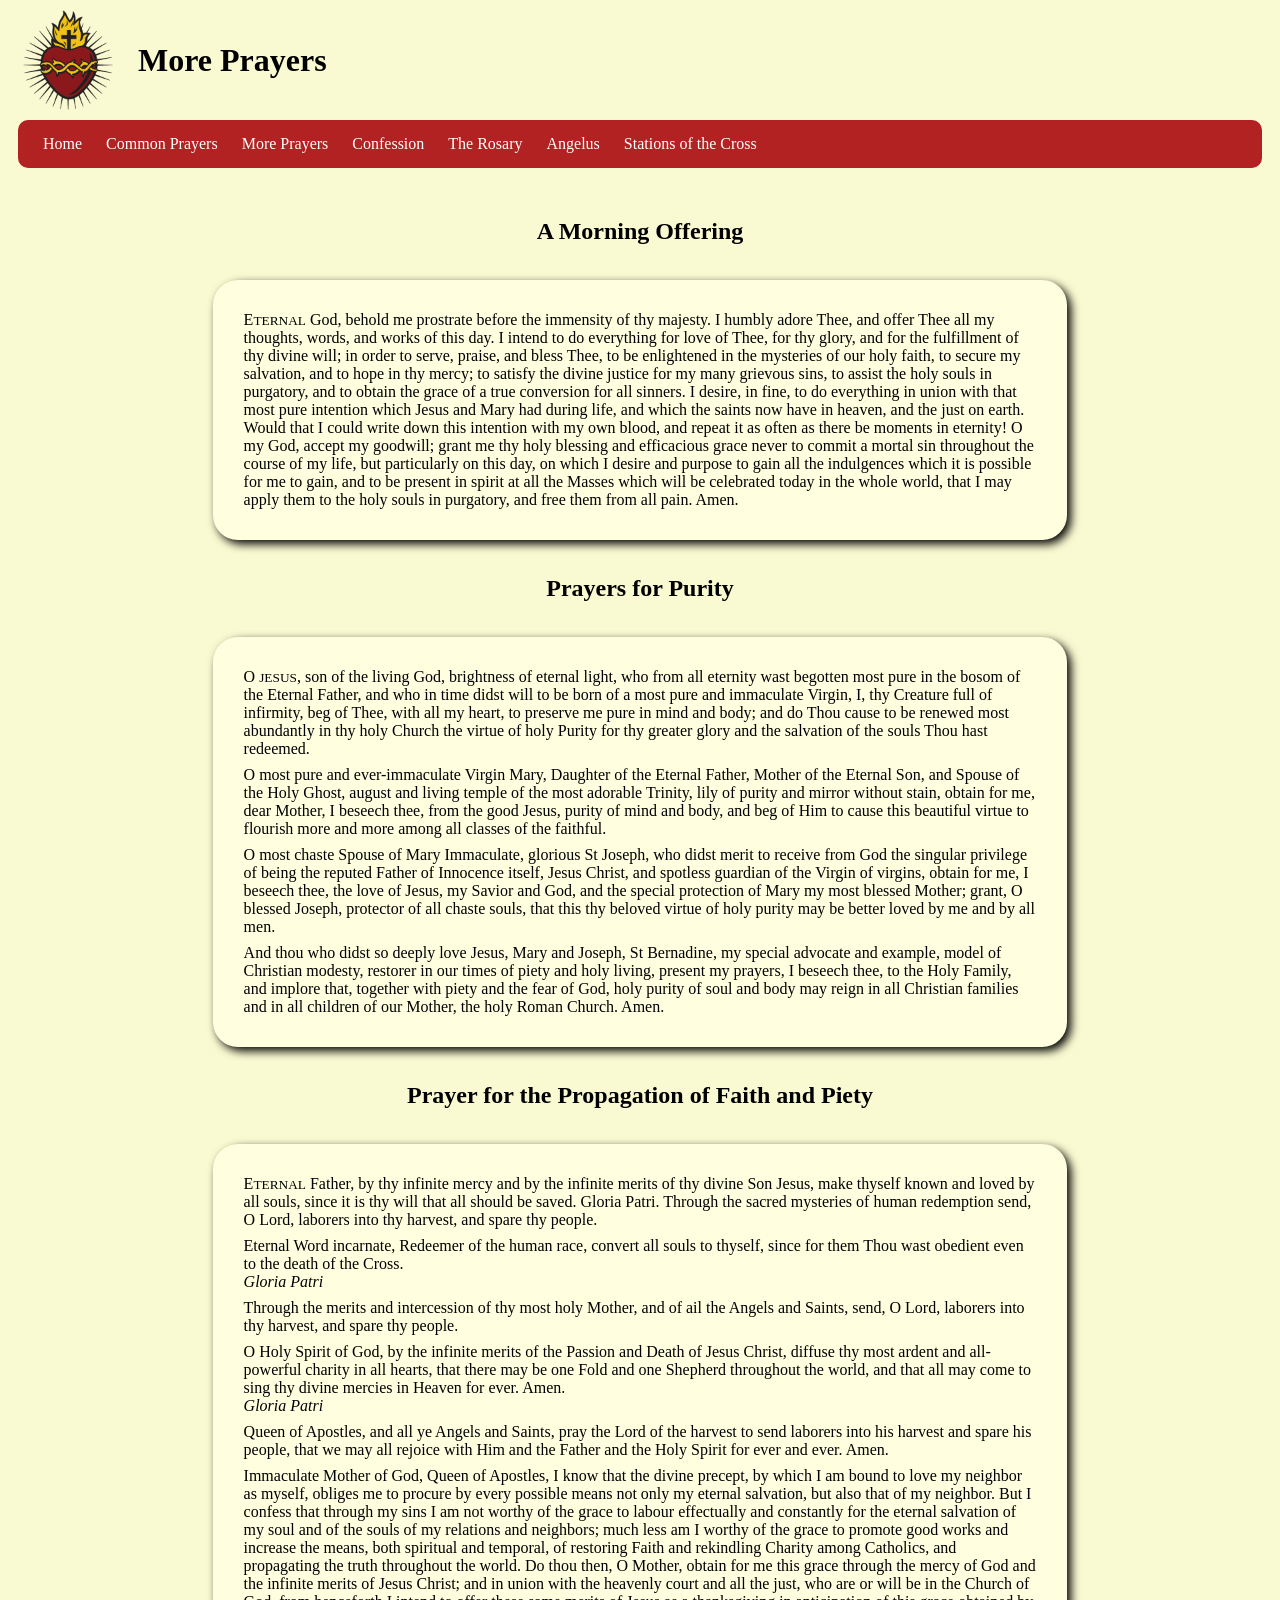
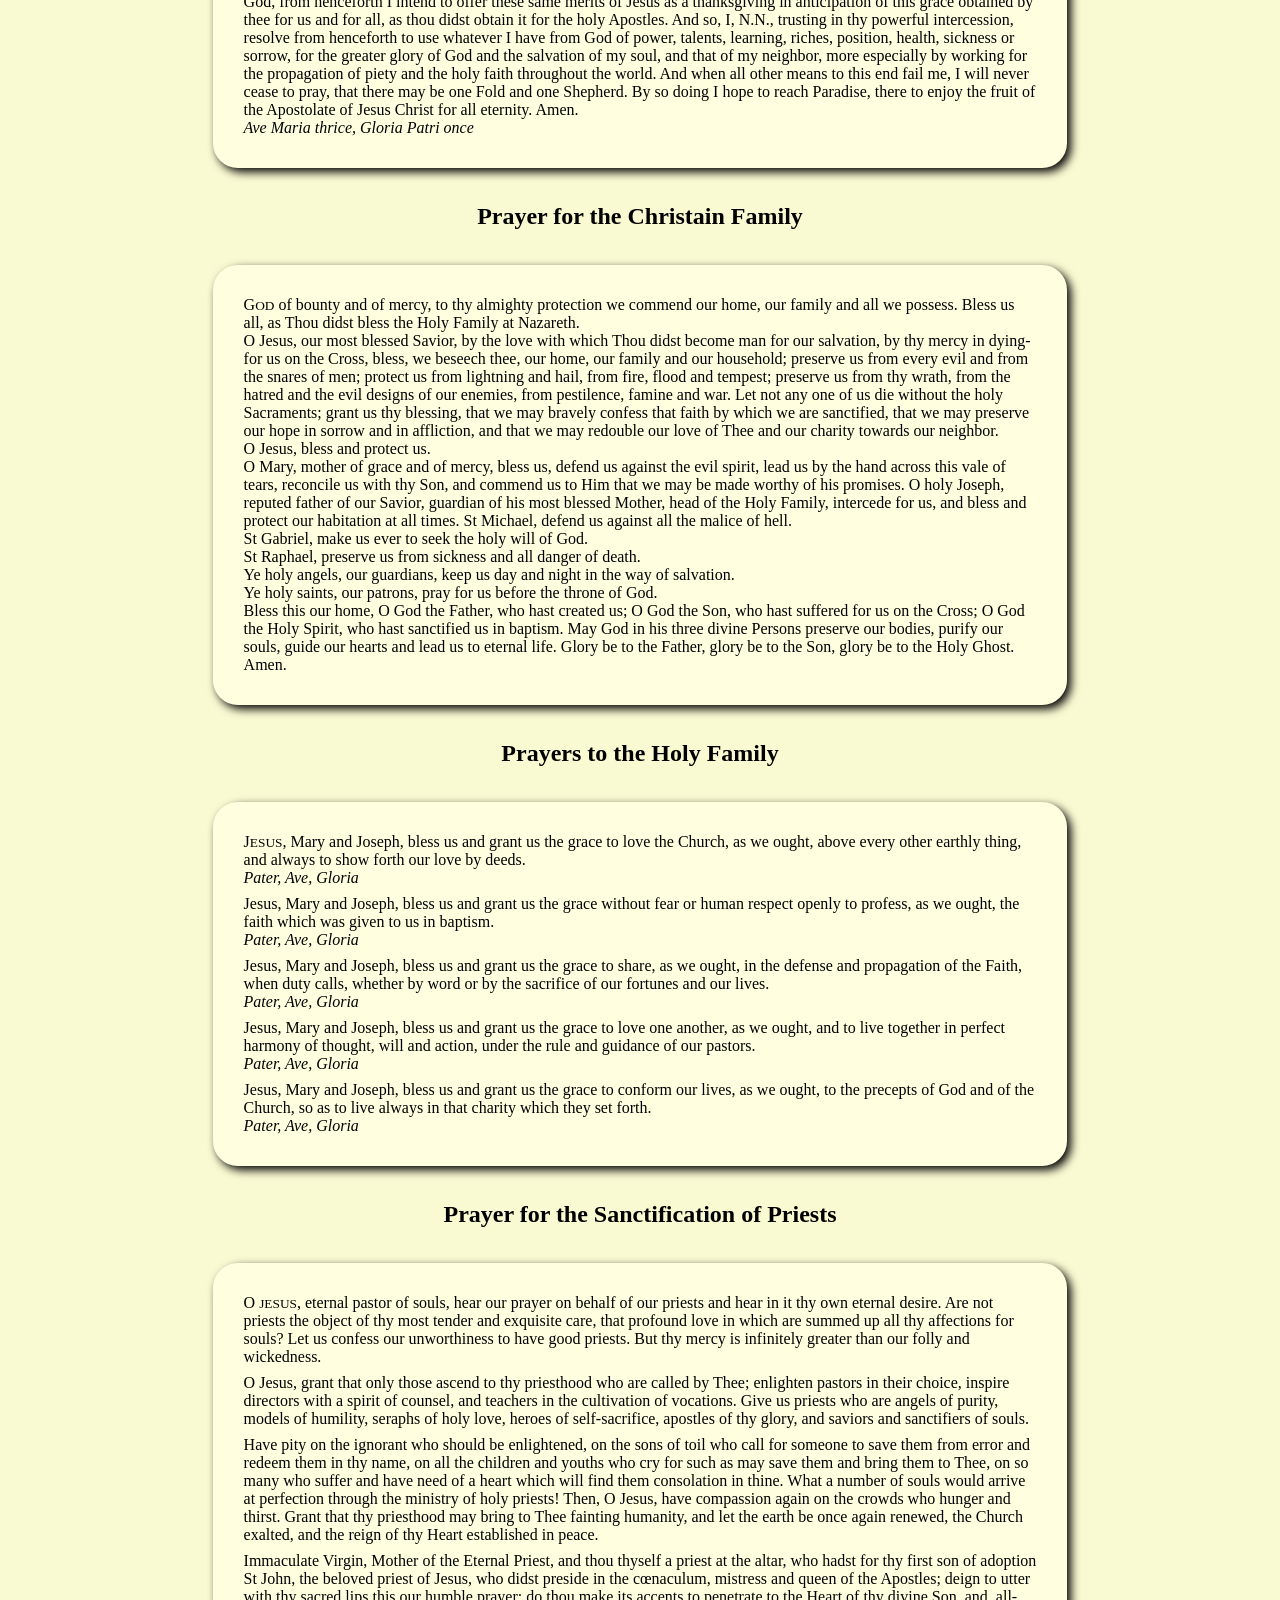
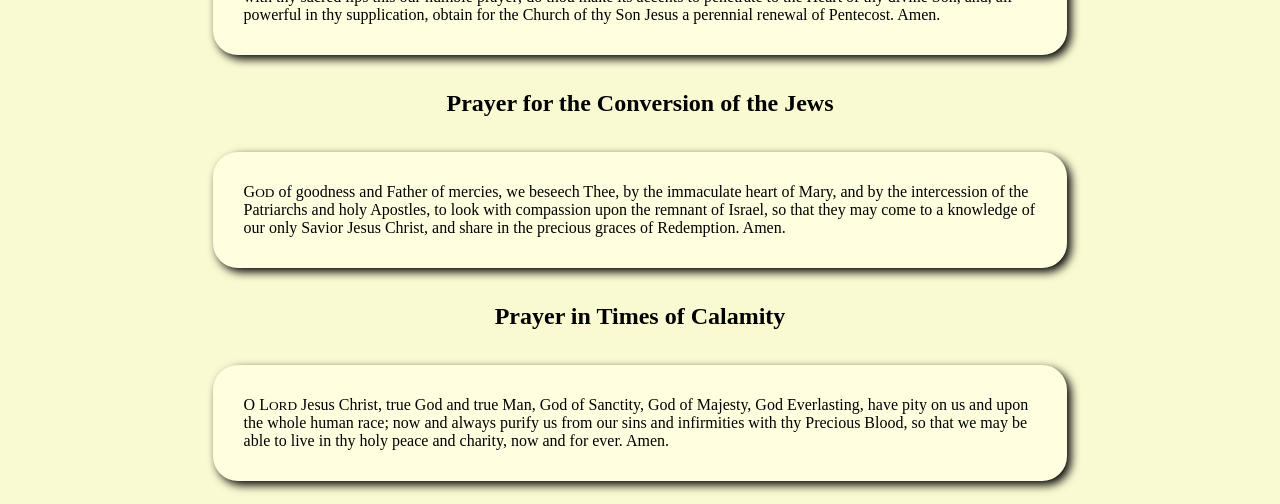
<file: prayers2.html>
<!DOCTYPE html>
<html lang="en">
  <head>
    <meta charset="UTF-8">
    <meta name="viewport" content="width=device-width, initial-scale=1">
    <link rel="stylesheet" type="text/css" href="style/cath.css">
    <link rel="apple-touch-icon" sizes="120x120" href="apple-icon-120x120.png" type="image/png">
    <link rel="apple-touch-icon" sizes="180x180" href="apple-icon-180x180.png" type="image/png">
    <title>More Prayers</title>
  </head>
  <body>
    <header>
      <img src="media/heart.png" width="100px">
      <h1>More Prayers</h1>
    </header>

    <nav>
      <a href="index.html" class="barlink">Home</a>
      <a href="prayers.html" class="barlink">Common Prayers</a>
      <a href="prayers2.html" class="barlink">More Prayers</a>
      <a href="confession.html" class="barlink">Confession</a>
      <a href="rosary.html" class="barlink">The Rosary</a>
      <a href="angelus.html" class="barlink">Angelus</a>
      <a href="stations.html" class="barlink">Stations of the Cross</a>
    </nav>

    <article class="home">
      <h2 class="pname">A Morning Offering</h2>
      <section class="prayer">
        <p>
          E<span>TERNAL</span> God, behold me prostrate before the immensity of thy majesty. I humbly adore Thee, and
          offer Thee all my thoughts, words, and works of this day. I intend to do everything for love of Thee, for
          thy glory, and for the fulfillment of thy divine will; in order to serve, praise, and bless Thee, to be
          enlightened in the mysteries of our holy faith, to secure my salvation, and to hope in thy mercy; to satisfy
          the divine justice for my many grievous sins, to assist the holy souls in purgatory, and to obtain the grace
          of a true conversion for all sinners. I desire, in fine, to do everything in union with that most pure
          intention which Jesus and Mary had during life, and which the saints now have in heaven, and the just
          on earth. Would that I could write down this intention with my own blood, and repeat it as often as there
          be moments in eternity! O my God, accept my goodwill; grant me thy holy blessing and efficacious grace
          never to commit a mortal sin throughout the course of my life, but particularly on this day, on which I
          desire and purpose to gain all the indulgences which it is possible for me to gain, and to be present in
          spirit at all the Masses which will be celebrated today in the whole world, that I may apply them to the
          holy souls in purgatory, and free them from all pain. Amen.
        </p>
      </section>
    </article>

    <article class="home">
      <h2 class="pname">Prayers for Purity</h2>
      <section class="prayer">
        <p>
          O <span>JESUS</span>, son of the living God, brightness of eternal light, who from all eternity wast begotten most
          pure in the bosom of the Eternal Father, and who in time didst will to be born of a most pure and
          immaculate Virgin, I, thy Creature full of infirmity, beg of Thee, with all my heart, to preserve me pure in
          mind and body; and do Thou cause to be renewed most abundantly in thy holy Church the virtue of holy
          Purity for thy greater glory and the salvation of the souls Thou hast redeemed.
        </p>
        <p>
          O most pure and ever-immaculate Virgin Mary, Daughter of the Eternal Father, Mother of the Eternal
          Son, and Spouse of the Holy Ghost, august and living temple of the most adorable Trinity, lily of
          purity and mirror without stain, obtain for me, dear Mother, I beseech thee, from the good Jesus, purity
          of mind and body, and beg of Him to cause this beautiful virtue to flourish more and more among all
          classes of the faithful.
        </p>
        <p>
          O most chaste Spouse of Mary Immaculate, glorious St Joseph, who didst merit to receive from God the
          singular privilege of being the reputed Father of Innocence itself, Jesus Christ, and spotless guardian
          of the Virgin of virgins, obtain for me, I beseech thee, the love of Jesus, my Savior and God, and the
          special protection of Mary my most blessed Mother; grant, O blessed Joseph, protector of all chaste souls,
          that this thy beloved virtue of holy purity may be better loved by me and by all men.
        </p>
        <p>
          And thou who didst so deeply love Jesus, Mary and Joseph, St Bernadine, my special advocate and
          example, model of Christian modesty, restorer in our times of piety and holy living, present my prayers, I
          beseech thee, to the Holy Family, and implore that, together with piety and the fear of God, holy purity
          of soul and body may reign in all Christian families and in all children of our Mother, the holy Roman
          Church. Amen.
        </p>
      </section>
    </article>

    <article class="home">
      <h2 class="pname">Prayer for the Propagation of Faith and Piety</h2>
      <section class="prayer">
        <p>
          E<span>TERNAL</span> Father, by thy infinite mercy and by the infinite merits of thy divine Son Jesus, make
          thyself known and loved by all souls, since it is thy will that all should be saved. Gloria Patri.
          Through the sacred mysteries of human redemption send, O Lord, laborers into thy harvest, and spare
          thy people.
        </p>
        <p>
          Eternal Word incarnate, Redeemer of the human race, convert all souls to thyself, since for them Thou
          wast obedient even to the death of the Cross.<br>
          <i>Gloria Patri</i>
        </p>
        <p>
          Through the merits and intercession of thy most holy Mother, and of ail the Angels and Saints, send, O
          Lord, laborers into thy harvest, and spare thy people.
        </p>
        <p>
          O Holy Spirit of God, by the infinite merits of the Passion and Death of Jesus Christ, diffuse thy
          most ardent and all-powerful charity in all hearts, that there may be one Fold and one Shepherd
          throughout the world, and that all may come to sing thy divine mercies in Heaven for ever. Amen.<br>
          <i>Gloria Patri</i>
        </p>
        <p>
          Queen of Apostles, and all ye Angels and Saints, pray the Lord of the harvest to send laborers into his
          harvest and spare his people, that we may all rejoice with Him and the Father and the Holy Spirit
          for ever and ever. Amen.
        </p>
        <p>
          Immaculate Mother of God, Queen of Apostles, I know that the divine precept, by which I am bound to
          love my neighbor as myself, obliges me to procure by every possible means not only my eternal
          salvation, but also that of my neighbor. But I confess that through my sins I am not worthy of the grace
          to labour effectually and constantly for the eternal salvation of my soul and of the souls of my relations
          and neighbors; much less am I worthy of the grace to promote good works and increase the means, both
          spiritual and temporal, of restoring Faith and rekindling Charity among Catholics, and propagating the
          truth throughout the world. Do thou then, O Mother, obtain for me this grace through the mercy of God
          and the infinite merits of Jesus Christ; and in union with the heavenly court and all the just, who are
          or will be in the Church of God, from henceforth I intend to offer these same merits of Jesus as a
          thanksgiving in anticipation of this grace obtained by thee for us and for all, as thou didst obtain it for the
          holy Apostles. And so, I, N.N., trusting in thy powerful intercession, resolve from henceforth to use
          whatever I have from God of power, talents, learning, riches, position, health, sickness or sorrow, for the
          greater glory of God and the salvation of my soul, and that of my neighbor, more especially by
          working for the propagation of piety and the holy faith throughout the world. And when all other means
          to this end fail me, I will never cease to pray, that there may be one Fold and one Shepherd. By so doing I
          hope to reach Paradise, there to enjoy the fruit of the Apostolate of Jesus Christ for all eternity. Amen.<br>
          <i>Ave Maria thrice, Gloria Patri once</i>
        </p>
      </section>
    </article>

    <article class="home">
      <h2 class="pname">Prayer for the Christain Family</h2>
      <section class="prayer">
        <p>
          G<span>OD</span> of bounty and of mercy, to thy almighty protection we commend our home, our family and all we
          possess. Bless us all, as Thou didst bless the Holy Family at Nazareth.<br>
          O Jesus, our most blessed Savior, by the love with which Thou didst become man for our salvation,
          by thy mercy in dying- for us on the Cross, bless, we beseech thee, our home, our family and our
          household; preserve us from every evil and from the snares of men; protect us from lightning and hail,
          from fire, flood and tempest; preserve us from thy wrath, from the hatred and the evil designs of our
          enemies, from pestilence, famine and war. Let not any one of us die without the holy Sacraments; grant
          us thy blessing, that we may bravely confess that faith by which we are sanctified, that we may preserve
          our hope in sorrow and in affliction, and that we may redouble our love of Thee and our charity towards
          our neighbor.<br>
          O Jesus, bless and protect us.<br>
          O Mary, mother of grace and of mercy, bless us, defend us against the evil spirit, lead us by the hand
          across this vale of tears, reconcile us with thy Son, and commend us to Him that we may be made worthy
          of his promises. O holy Joseph, reputed father of our Savior, guardian of his most blessed Mother,
          head of the Holy Family, intercede for us, and bless and protect our habitation at all times.
          St Michael, defend us against all the malice of hell.<br>
          St Gabriel, make us ever to seek the holy will of God.<br>
          St Raphael, preserve us from sickness and all danger of death.<br>
          Ye holy angels, our guardians, keep us day and night in the way of salvation.<br>
          Ye holy saints, our patrons, pray for us before the throne of God.<br>
          Bless this our home, O God the Father, who hast created us; O God the Son, who hast suffered for
          us on the Cross; O God the Holy Spirit, who hast sanctified us in baptism. May God in his three
          divine Persons preserve our bodies, purify our souls, guide our hearts and lead us to eternal life.
          Glory be to the Father, glory be to the Son, glory be to the Holy Ghost. Amen.
        </p>
      </section>
    </article>

    <article class="home">
      <h2 class="pname">Prayers to the Holy Family</h2>
      <section class="prayer">
        <p>
          J<span>ESUS</span>, Mary and Joseph, bless us and grant us the grace to love the Church, as we ought, above every
          other earthly thing, and always to show forth our love by deeds.<br>
          <i>Pater, Ave, Gloria</i>
        </p>
        <p>
          Jesus, Mary and Joseph, bless us and grant us the grace without fear or human respect openly to profess,
          as we ought, the faith which was given to us in baptism.<br>
          <i>Pater, Ave, Gloria</i>
        </p>
        <p>
          Jesus, Mary and Joseph, bless us and grant us the grace to share, as we ought, in the defense and
          propagation of the Faith, when duty calls, whether by word or by the sacrifice of our fortunes and our
          lives.<br>
          <i>Pater, Ave, Gloria</i>
        </p>
        <p>
          Jesus, Mary and Joseph, bless us and grant us the grace to love one another, as we ought, and to live
          together in perfect harmony of thought, will and action, under the rule and guidance of our pastors.<br>
          <i>Pater, Ave, Gloria</i>
        </p>
        <p>
          Jesus, Mary and Joseph, bless us and grant us the grace to conform our lives, as we ought, to the
          precepts of God and of the Church, so as to live always in that charity which they set forth.<br>
          <i>Pater, Ave, Gloria</i>
        </p>
      </section>
    </article>


    <article class="home">
      <h2 class="pname">Prayer for the Sanctification of Priests</h2>
      <section class="prayer">
        <p>
          O <span>JESUS</span>, eternal pastor of souls, hear our prayer on behalf of our priests and hear in it thy own eternal
          desire. Are not priests the object of thy most tender and exquisite care, that profound love in which are
          summed up all thy affections for souls? Let us confess our unworthiness to have good priests. But thy
          mercy is infinitely greater than our folly and wickedness.
        </p>
        <p>
          O Jesus, grant that only those ascend to thy priesthood who are called by Thee; enlighten pastors in their
          choice, inspire directors with a spirit of counsel, and teachers in the cultivation of vocations. Give us
          priests who are angels of purity, models of humility, seraphs of holy love, heroes of self-sacrifice, apostles
          of thy glory, and saviors and sanctifiers of souls.
        </p>
        <p>
          Have pity on the ignorant who should be enlightened, on the sons of toil who call for someone to save
          them from error and redeem them in thy name, on all the children and youths who cry for such as may
          save them and bring them to Thee, on so many who suffer and have need of a heart which will find them
          consolation in thine. What a number of souls would arrive at perfection through the ministry of holy
          priests! Then, O Jesus, have compassion again on the crowds who hunger and thirst. Grant that thy
          priesthood may bring to Thee fainting humanity, and let the earth be once again renewed, the Church
          exalted, and the reign of thy Heart established in peace.
        </p>
        <p>
          Immaculate Virgin, Mother of the Eternal Priest, and thou thyself a priest at the altar, who hadst for thy
          first son of adoption St John, the beloved priest of Jesus, who didst preside in the cœnaculum, mistress
          and queen of the Apostles; deign to utter with thy sacred lips this our humble prayer; do thou make its
          accents to penetrate to the Heart of thy divine Son, and, all-powerful in thy supplication, obtain for the
          Church of thy Son Jesus a perennial renewal of Pentecost. Amen.
        </p>
      </section>
    </article>


    <article class="home">
      <h2 class="pname">Prayer for the Conversion of the Jews</h2>
      <section class="prayer">
        <p>
          G<span>OD</span> of goodness and Father of mercies, we beseech Thee, by the immaculate heart of Mary, and by
          the intercession of the Patriarchs and holy Apostles, to look with compassion upon the remnant of Israel,
          so that they may come to a knowledge of our only Savior Jesus Christ, and share in the precious
          graces of Redemption. Amen.
        </p>
      </section>
    </article>


    <article class="home">
      <h2 class="pname">Prayer in Times of Calamity</h2>
      <section class="prayer">
        <p>
          O L<span>ORD</span> Jesus Christ, true God and true Man, God of Sanctity, God of Majesty, God Everlasting,
          have pity on us and upon the whole human race; now and always purify us from our sins and infirmities
          with thy Precious Blood, so that we may be able to live in thy holy peace and charity, now and for ever.
          Amen.
        </p>
      </section>
    </article>

  </body>
</html>
</file>
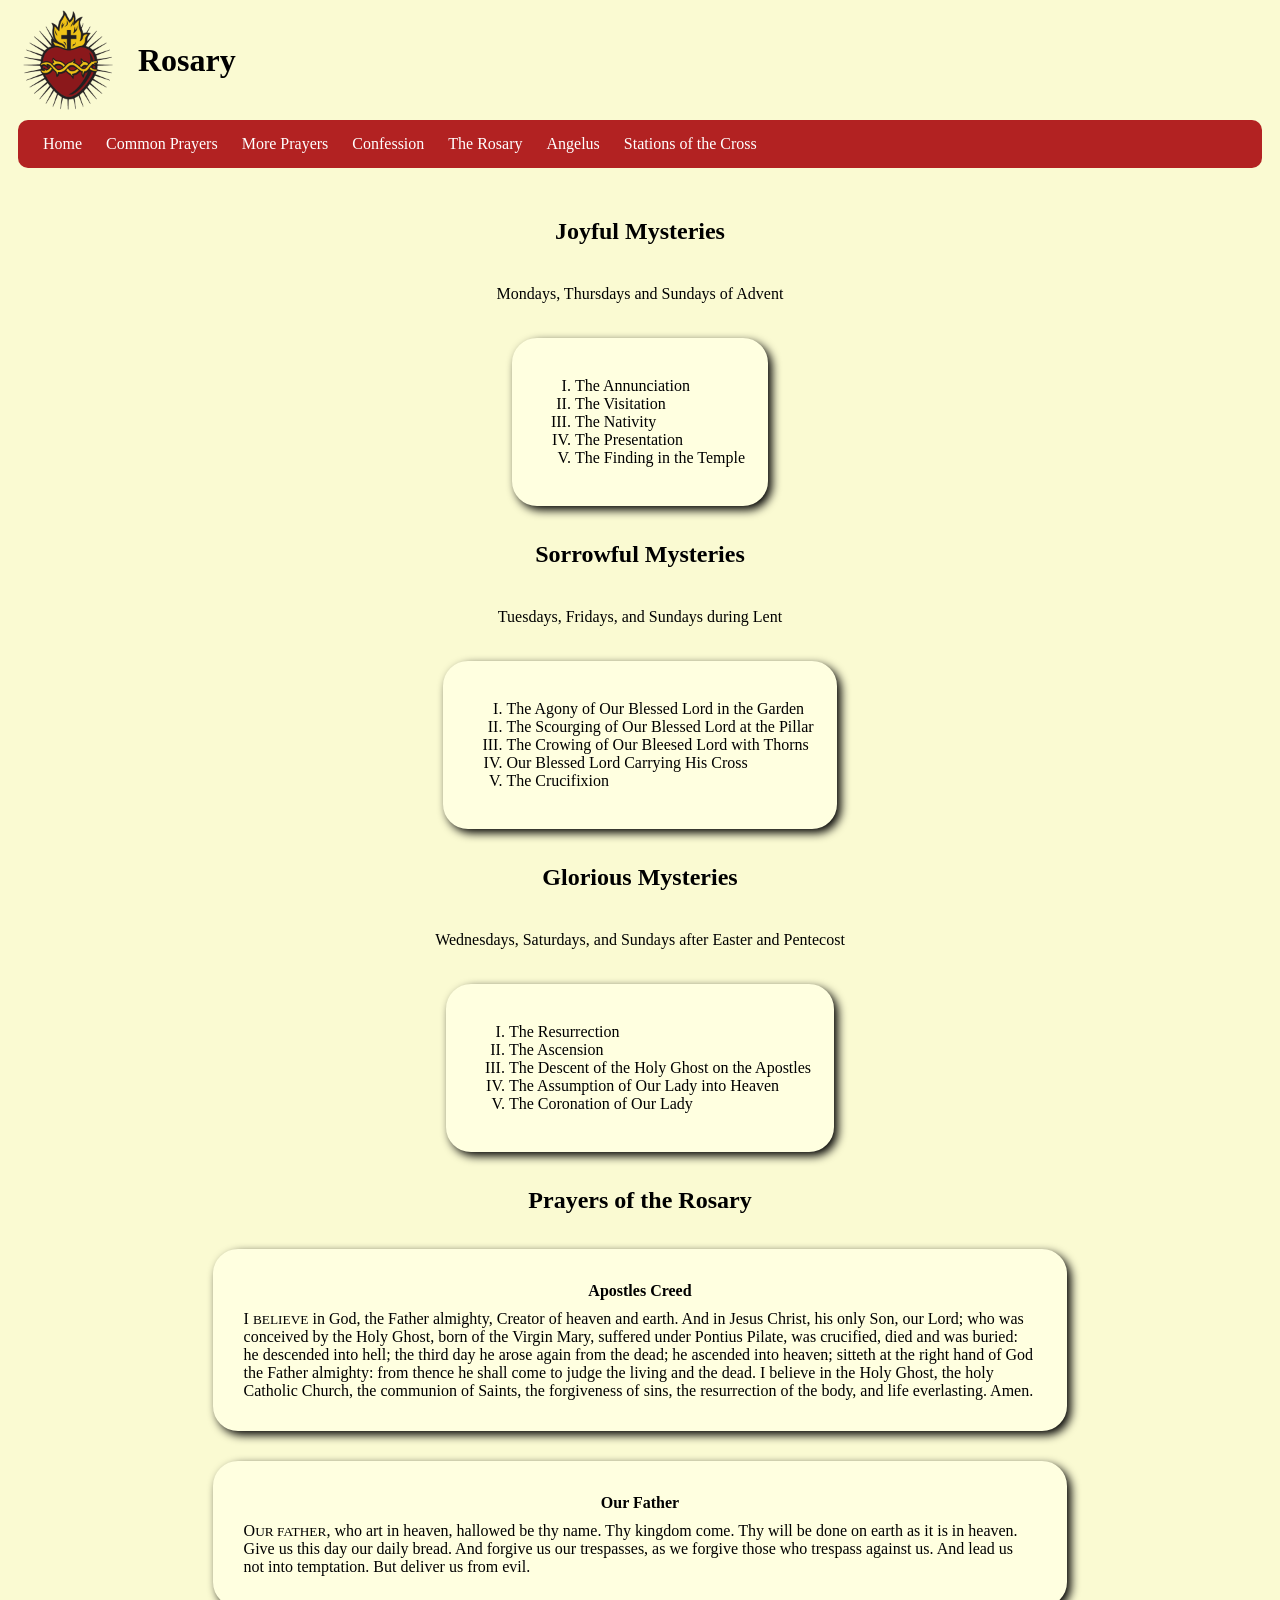
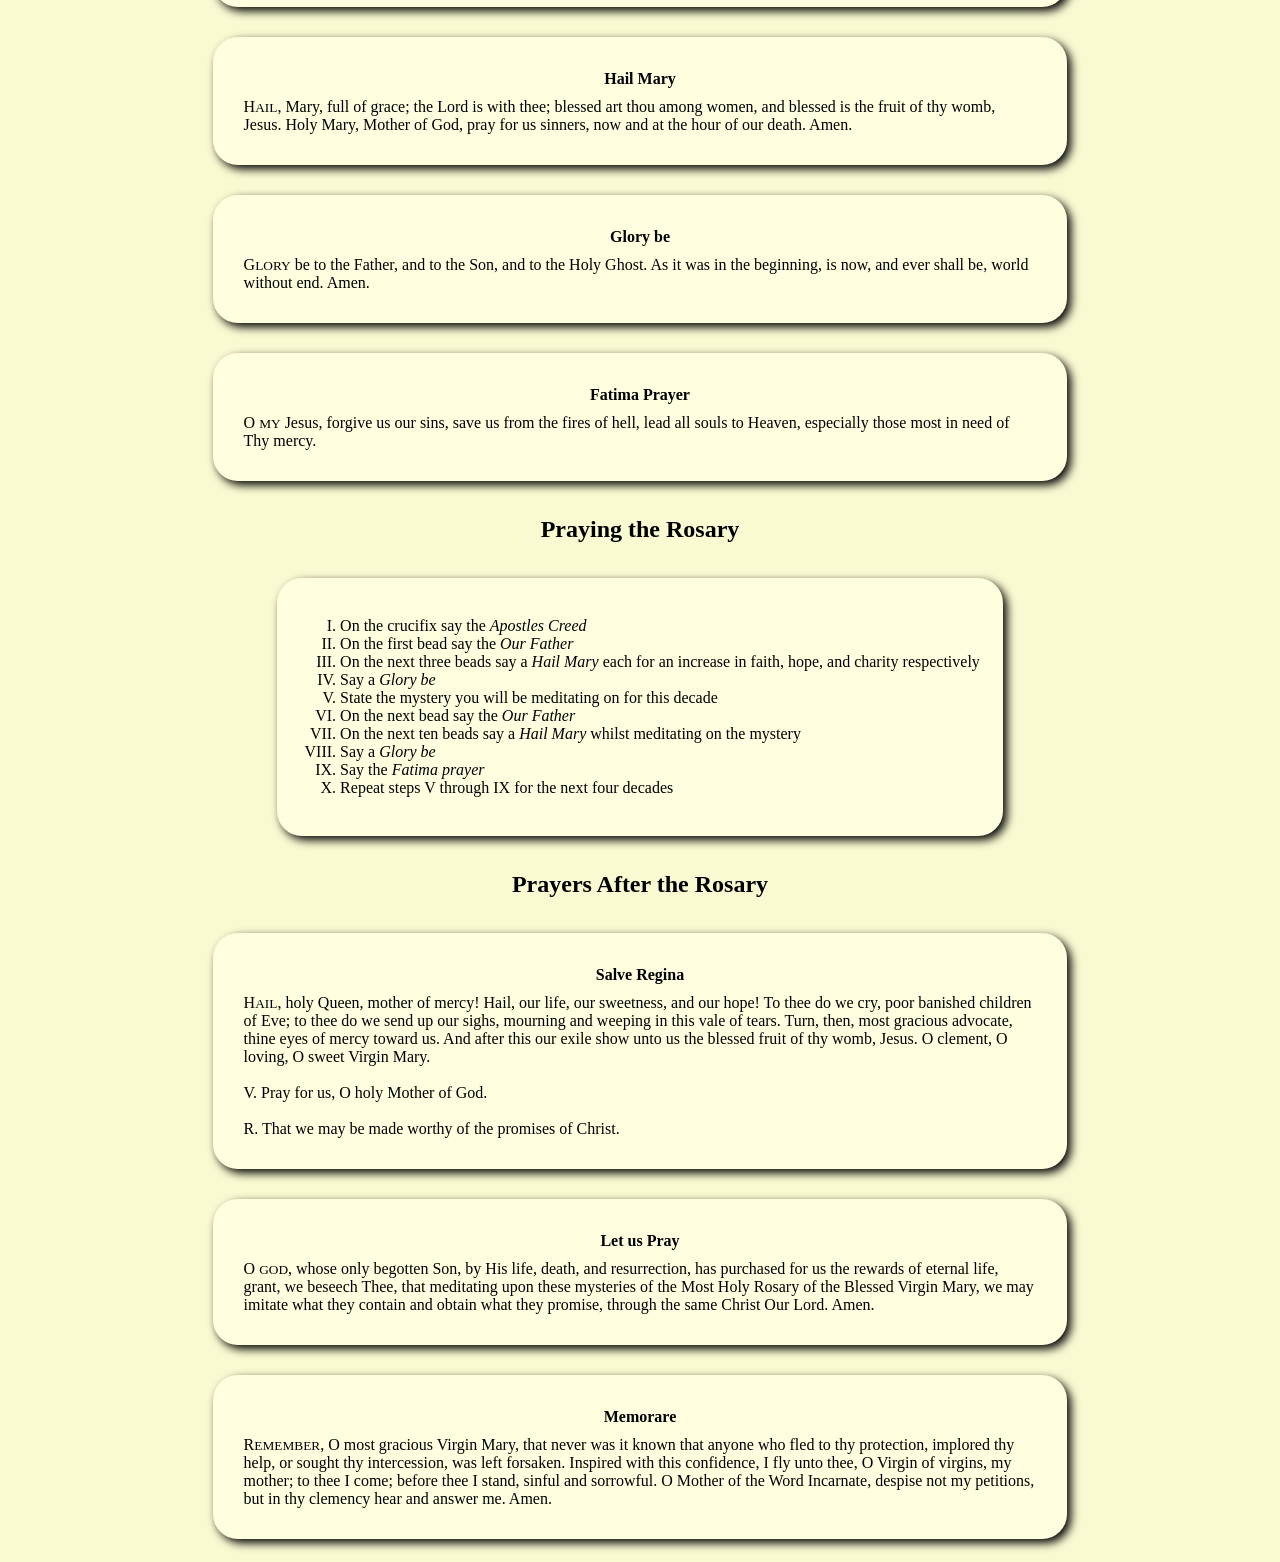
<file: rosary.html>
<!DOCTYPE html>
<html lang="en">
  <head>
    <meta charset="UTF-8">
    <meta name="viewport" content="width=device-width, initial-scale=1">
    <link rel="stylesheet" type="text/css" href="style/cath.css">
    <link rel="apple-touch-icon" sizes="120x120" href="apple-icon-120x120.png" type="image/png">
    <link rel="apple-touch-icon" sizes="180x180" href="apple-icon-180x180.png" type="image/png">
    <title>Rosary</title>
  </head>
  <body>
    <header>
      <img src="media/heart.png" width="100px">
      <h1>Rosary</h1>
    </header>

    <nav>
      <a href="index.html" class="barlink">Home</a>
      <a href="prayers.html" class="barlink">Common Prayers</a>
      <a href="prayers2.html" class="barlink">More Prayers</a>
      <a href="confession.html" class="barlink">Confession</a>
      <a href="rosary.html" class="barlink">The Rosary</a>
      <a href="angelus.html" class="barlink">Angelus</a>
      <a href="stations.html" class="barlink">Stations of the Cross</a>
    </nav>

		<article class="home">
			<h2 class="pname">Joyful Mysteries</h2>
			<p class="pname">Mondays, Thursdays and Sundays of Advent</p>
			<section class="prayer">
				<ol>
					<li>The Annunciation</li>
					<li>The Visitation</li>
					<li>The Nativity</li>
					<li>The Presentation</li>
					<li>The Finding in the Temple</li>
				</ol>
			</section>
		</article>

		<article class="home">
			<h2 class="pname">Sorrowful Mysteries</h2>
			<p class="pname">Tuesdays, Fridays, and Sundays during Lent</p>
			<section class="prayer">
				<ol>
					<li>The Agony of Our Blessed Lord in the Garden</li>
					<li>The Scourging of Our Blessed Lord at the Pillar</li>
					<li>The Crowing of Our Bleesed Lord with Thorns</li>
					<li>Our Blessed Lord Carrying His Cross</li>
					<li>The Crucifixion</li>
				</ol>
			</section>
		</article>

		<article class="home">
			<h2 class="pname">Glorious Mysteries</h2>
			<p class="pname">Wednesdays, Saturdays, and Sundays after Easter and Pentecost</p>
			<section class="prayer">
				<ol>
					<li>The Resurrection</li>
					<li>The Ascension</li>
					<li>The Descent of the Holy Ghost on the Apostles</li>
					<li>The Assumption of Our Lady into Heaven</li>
					<li>The Coronation of Our Lady</li>
				</ol>
			</section>
		</article>

    <article class="home">
      <h2 class="pname">Prayers of the Rosary</h2>
      <section class="prayer">
				<h4>Apostles Creed</h4>
          <p>
            I <span>BELIEVE</span> in God, the Father almighty, Creator of heaven and earth.
            And in Jesus Christ, his only Son, our Lord; who was conceived by the Holy Ghost, born of the Virgin Mary,
            suffered under Pontius Pilate, was crucified, died and was buried: he descended into hell; the third day he arose again from the dead;
            he ascended into heaven; sitteth at the right hand of God the Father almighty: from thence he shall come to judge the living and the dead.
            I believe in the Holy Ghost, the holy Catholic Church, the communion of Saints, the forgiveness of sins, the resurrection of the body,
            and life everlasting. Amen.
          </p>
      </section>
      <section class="prayer">
				<h4>Our Father</h4>
          <p>
            O<span>UR FATHER</span>, who art in heaven, hallowed be thy name. Thy kingdom come.
            Thy will be done on earth as it is in heaven.
            Give us this day our daily bread. And forgive us our trespasses,
            as we forgive those who trespass against us. And lead us not into temptation. But deliver us from evil.
          </p>
      </section>
      <section class="prayer">
				<h4>Hail Mary</h4>
          <p>
            H<span>AIL</span>, Mary, full of grace; the Lord is with thee; blessed art thou among women,
            and blessed is the fruit of thy womb, Jesus.
            Holy Mary, Mother of God, pray for us sinners,
            now and at the hour of our death. Amen.
          </p>
      </section>
      <section class="prayer">
				<h4>Glory be</h4>
          <p>
            G<span>LORY</span> be to the Father, and to the Son, and to the Holy Ghost.
            As it was in the beginning, is now, and ever shall be, world without end. Amen.
          </p>
      </section>
      <section class="prayer">
				<h4>Fatima Prayer</h4>
          <p>
						O <span>MY</span> Jesus, forgive us our sins, save us from the fires of hell, lead all souls to Heaven, especially those most in need of Thy mercy.
          </p>
      </section>
    </article>

    <article class="home">
      <h2 class="pname">Praying the Rosary</h2>
      <section class="prayer">
				<ol>
					<li>On the crucifix say the <i>Apostles Creed</i></li>
					<li>On the first bead say the <i>Our Father</i></li>
					<li>On the next three beads say a <i>Hail Mary</i> each for an increase in faith, hope, and charity respectively</li>
					<li>Say a <i>Glory be</i></li>
					<li>State the mystery you will be meditating on for this decade</li>
					<li>On the next bead say the <i>Our Father</i></li>
					<li>On the next ten beads say a <i>Hail Mary</i> whilst meditating on the mystery</li>
					<li>Say a <i>Glory be</i></li>
					<li>Say the <i>Fatima prayer</i></li>
					<li>Repeat steps V through IX for the next four decades</li>
				</ol>
      </section>
    </article>

    <article class="home">
      <h2 class="pname">Prayers After the Rosary</h2>
      <section class="prayer">
				<h4>Salve Regina</h4>
          <p>
            H<span>AIL</span>, holy Queen, mother of mercy! Hail, our life, our sweetness, and our hope! To thee do we cry, poor banished children of Eve;
            to thee do we send up our sighs, mourning and weeping in this vale of tears. Turn, then, most gracious advocate, thine eyes of mercy toward us.
						And after this our exile show unto us the blessed fruit of thy womb, Jesus. O clement, O loving, O sweet Virgin Mary.<br><br>
						V. Pray for us, O holy Mother of God.<br><br>
						R. That we may be made worthy of the promises of Christ.
          </p>
      </section>
      <section class="prayer">
				<h4>Let us Pray</h4>
          <p>
						O <span>GOD</span>, whose only begotten Son, by His life, death, and resurrection, has purchased for us the rewards of eternal life, grant, we beseech Thee,
						that meditating upon these mysteries of the Most Holy Rosary of the Blessed Virgin Mary, we may imitate what they contain and obtain what they promise,
						through the same Christ Our Lord. Amen.
          </p>
      </section>
      <section class="prayer">
				<h4>Memorare</h4>
          <p>
						R<span>EMEMBER</span>, O most gracious Virgin Mary, that never was it known that anyone who fled to thy protection, implored thy help, or sought thy intercession,
						was left forsaken. Inspired with this confidence, I fly unto thee, O Virgin of virgins, my mother; to thee I come; before thee I stand, sinful and sorrowful.
						O Mother of the Word Incarnate, despise not my petitions, but in thy clemency hear and answer me. Amen.
          </p>
      </section>
    </article>
	</body>
</html>
</file>
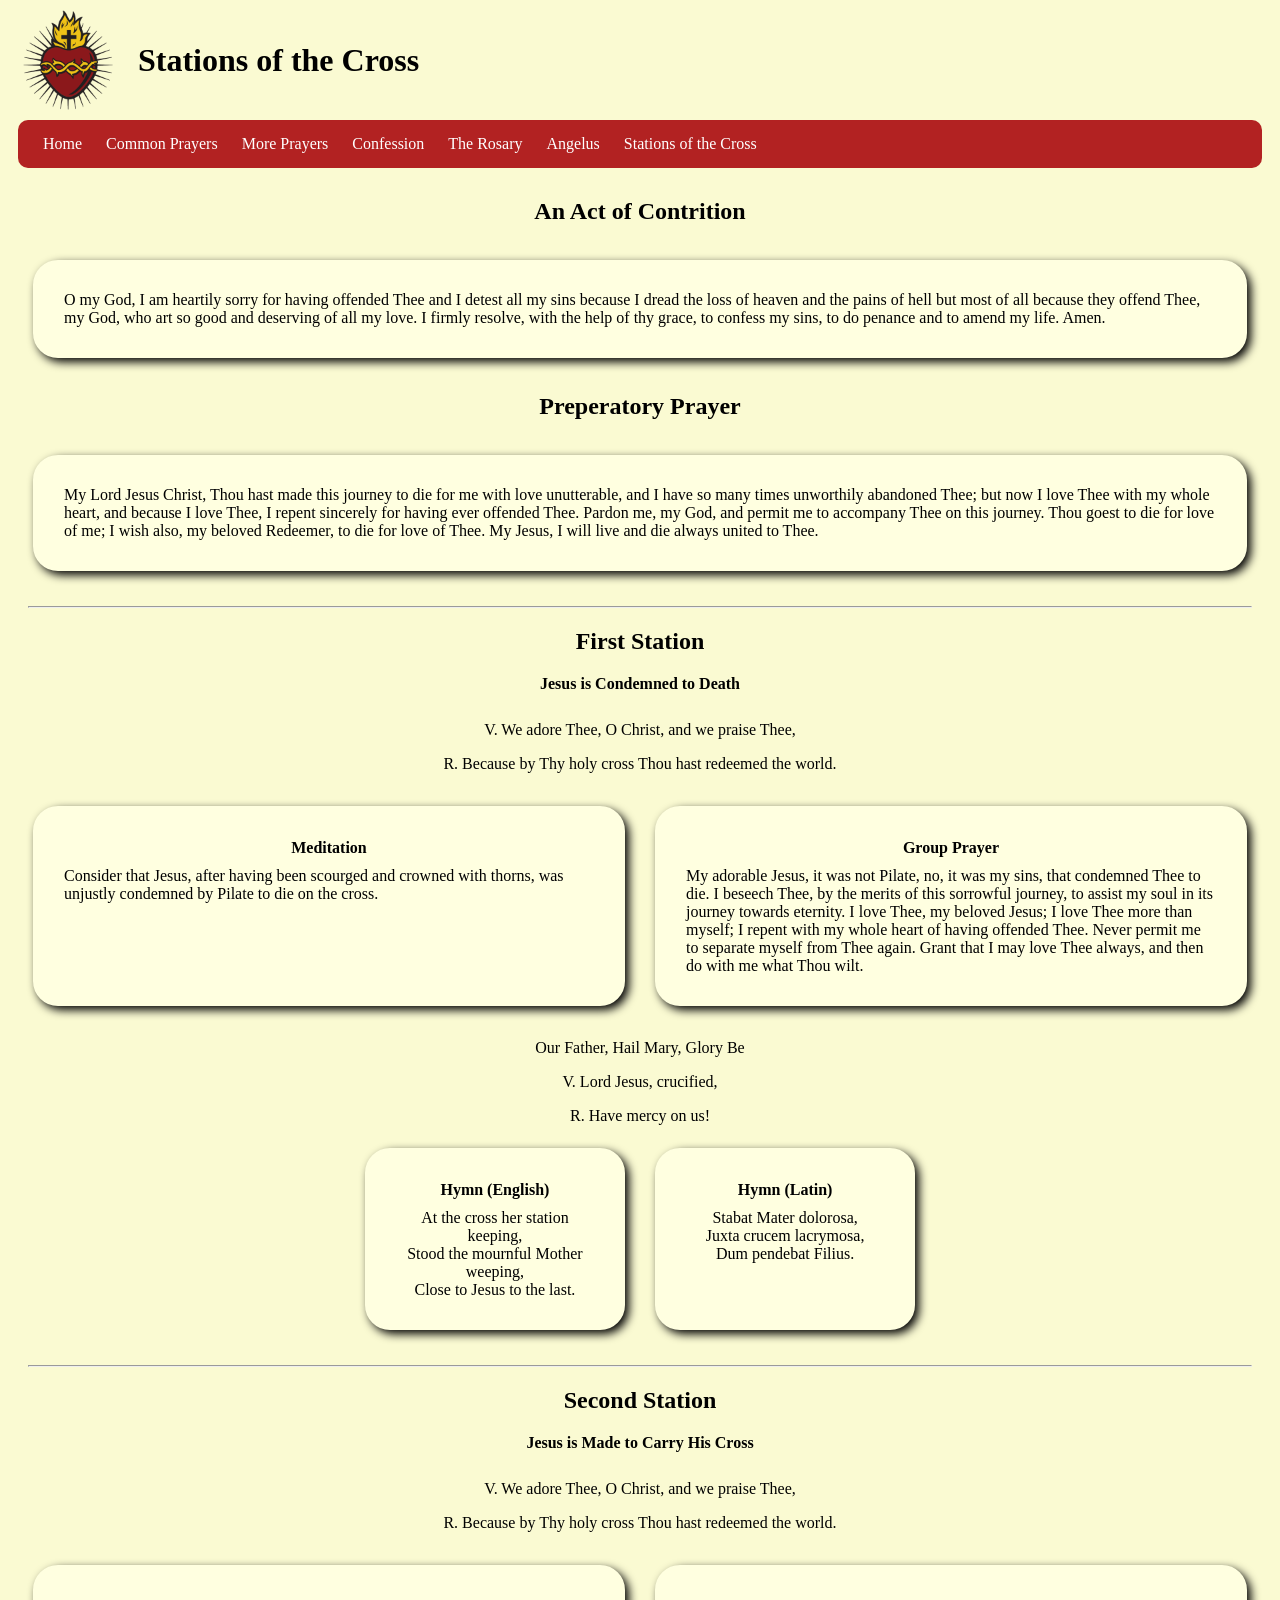
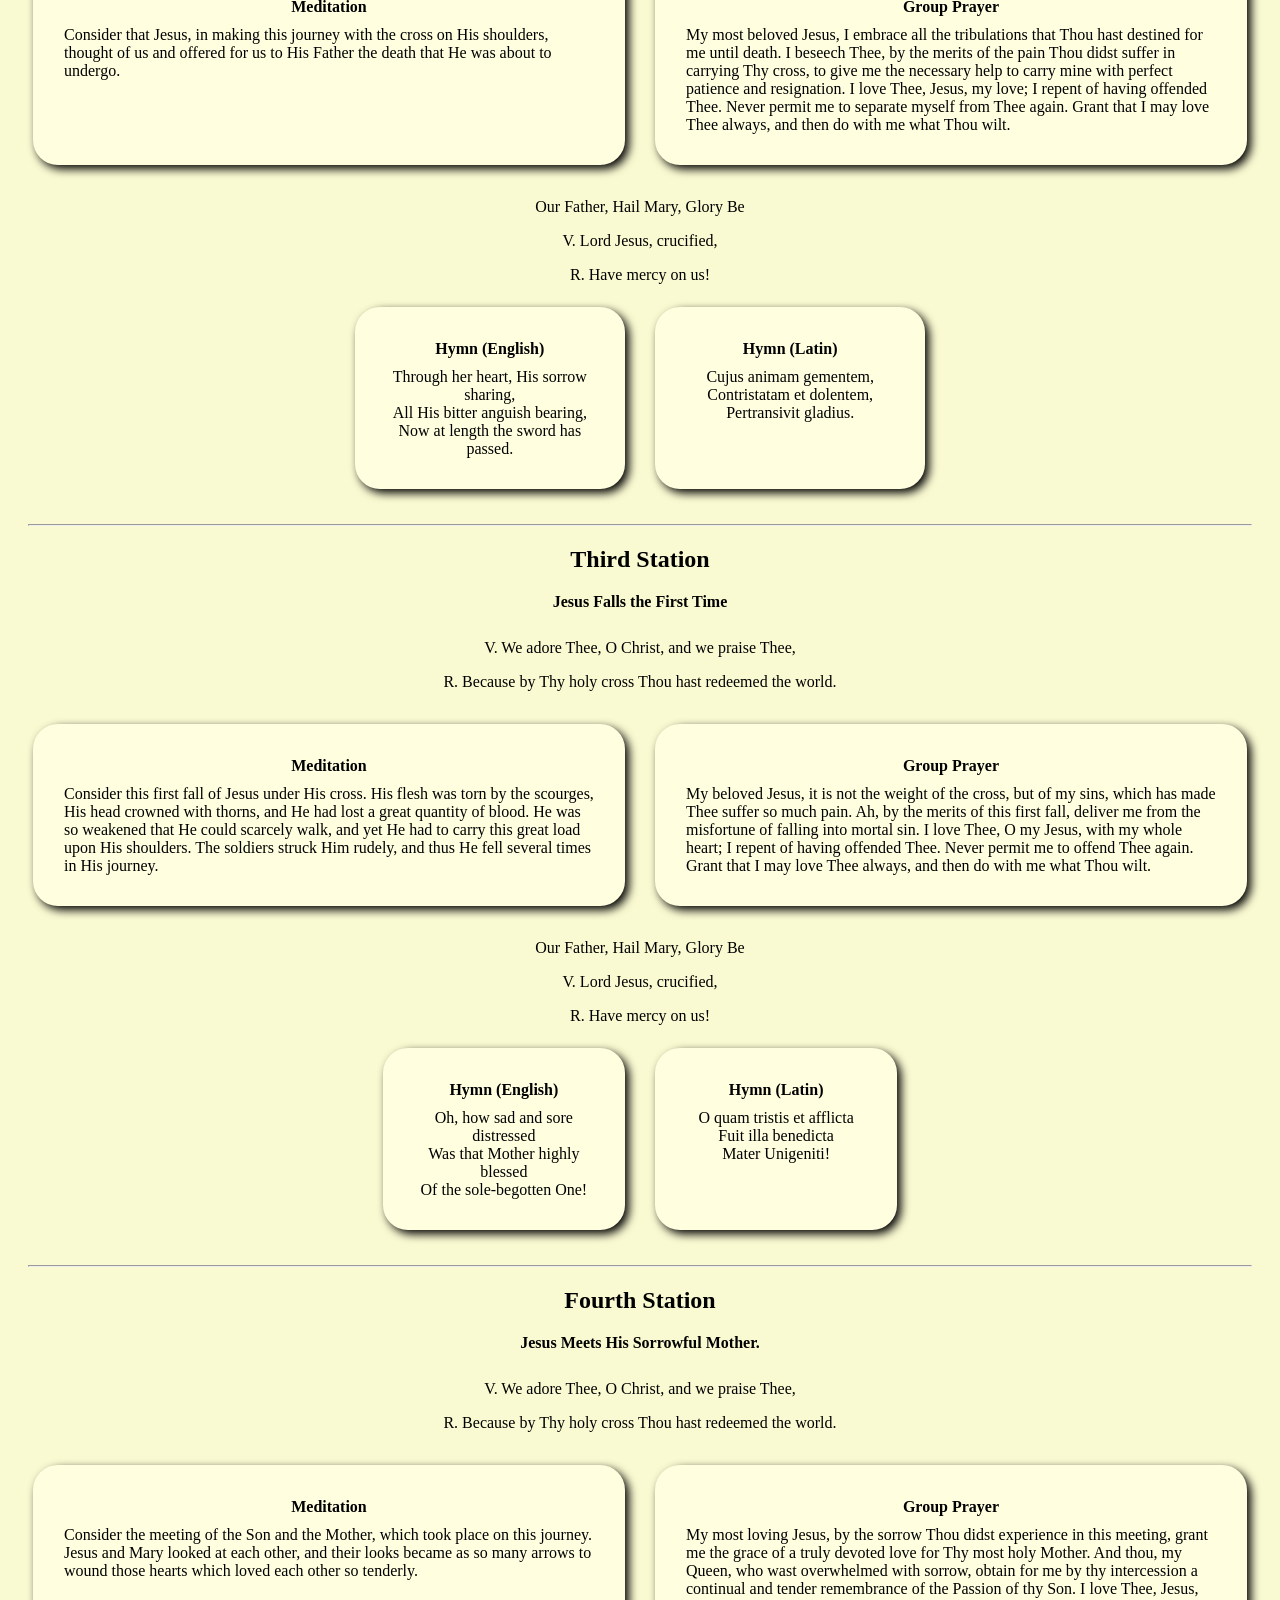
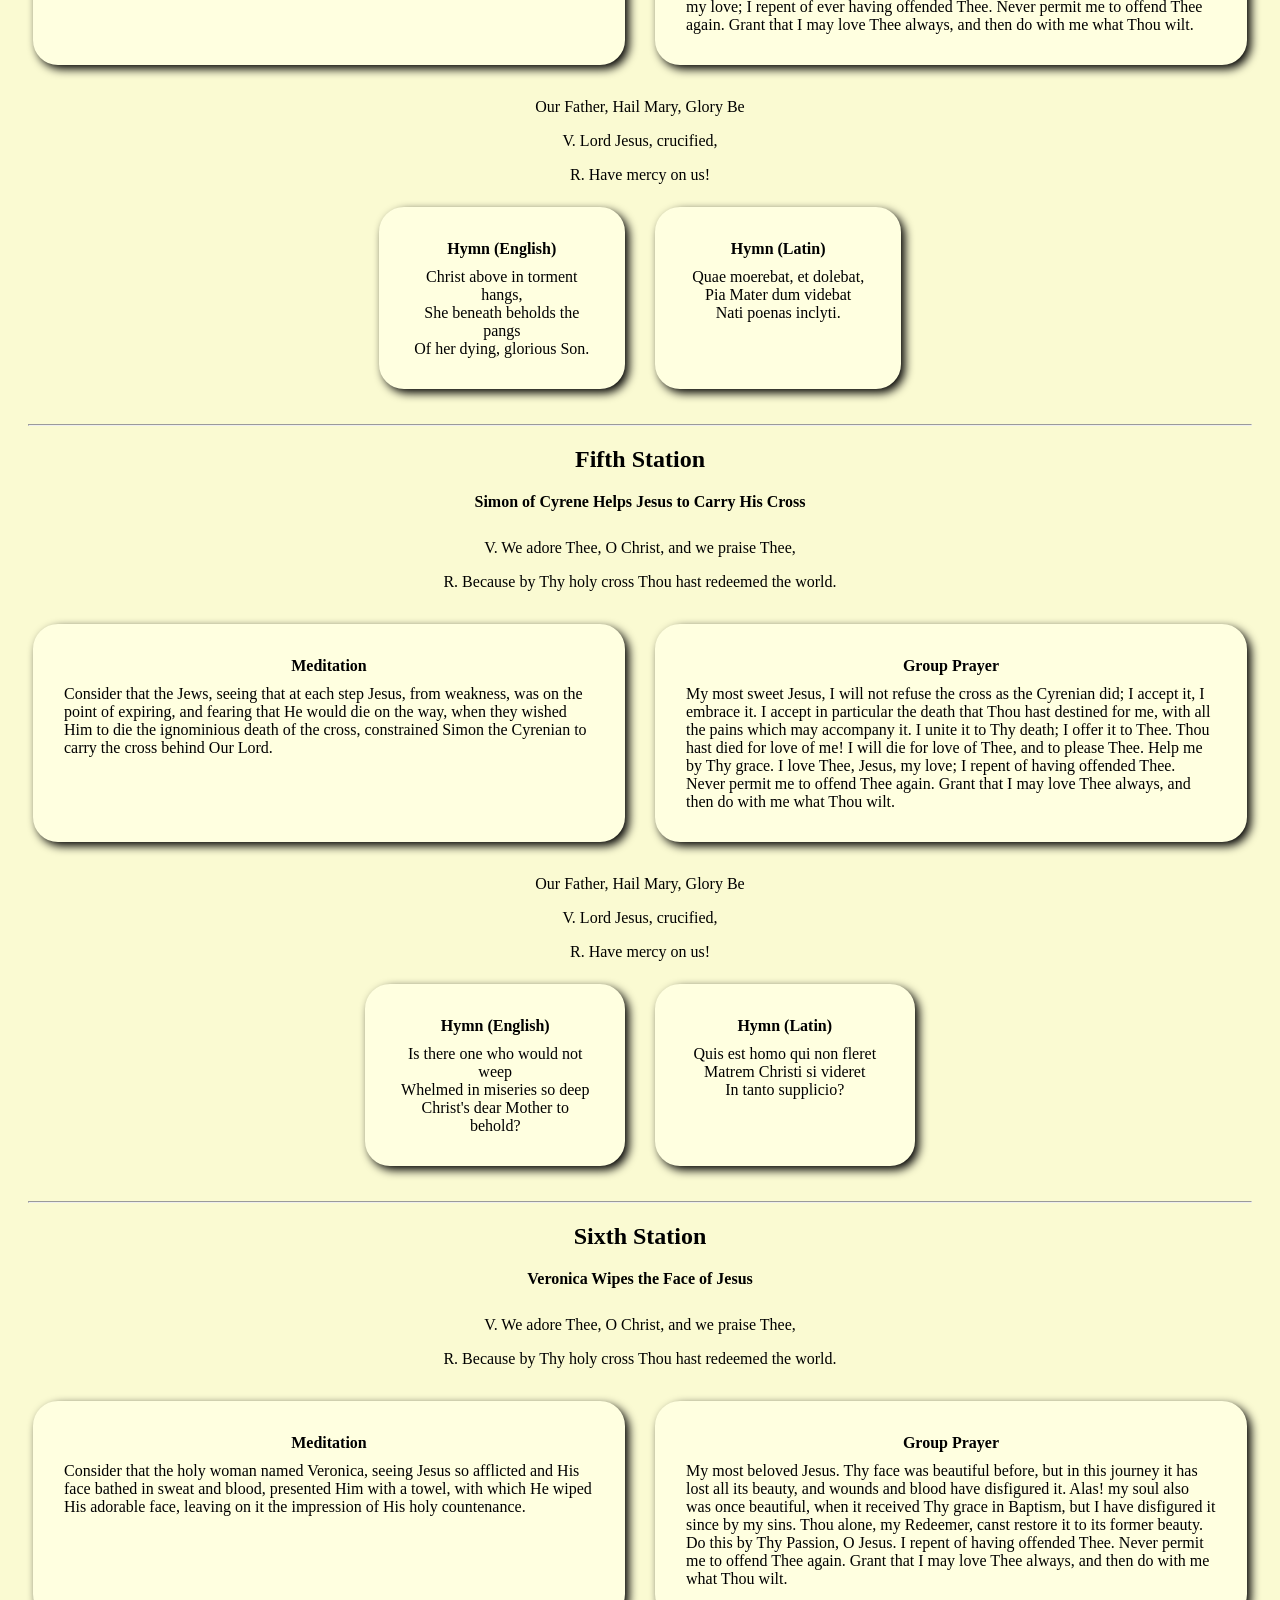
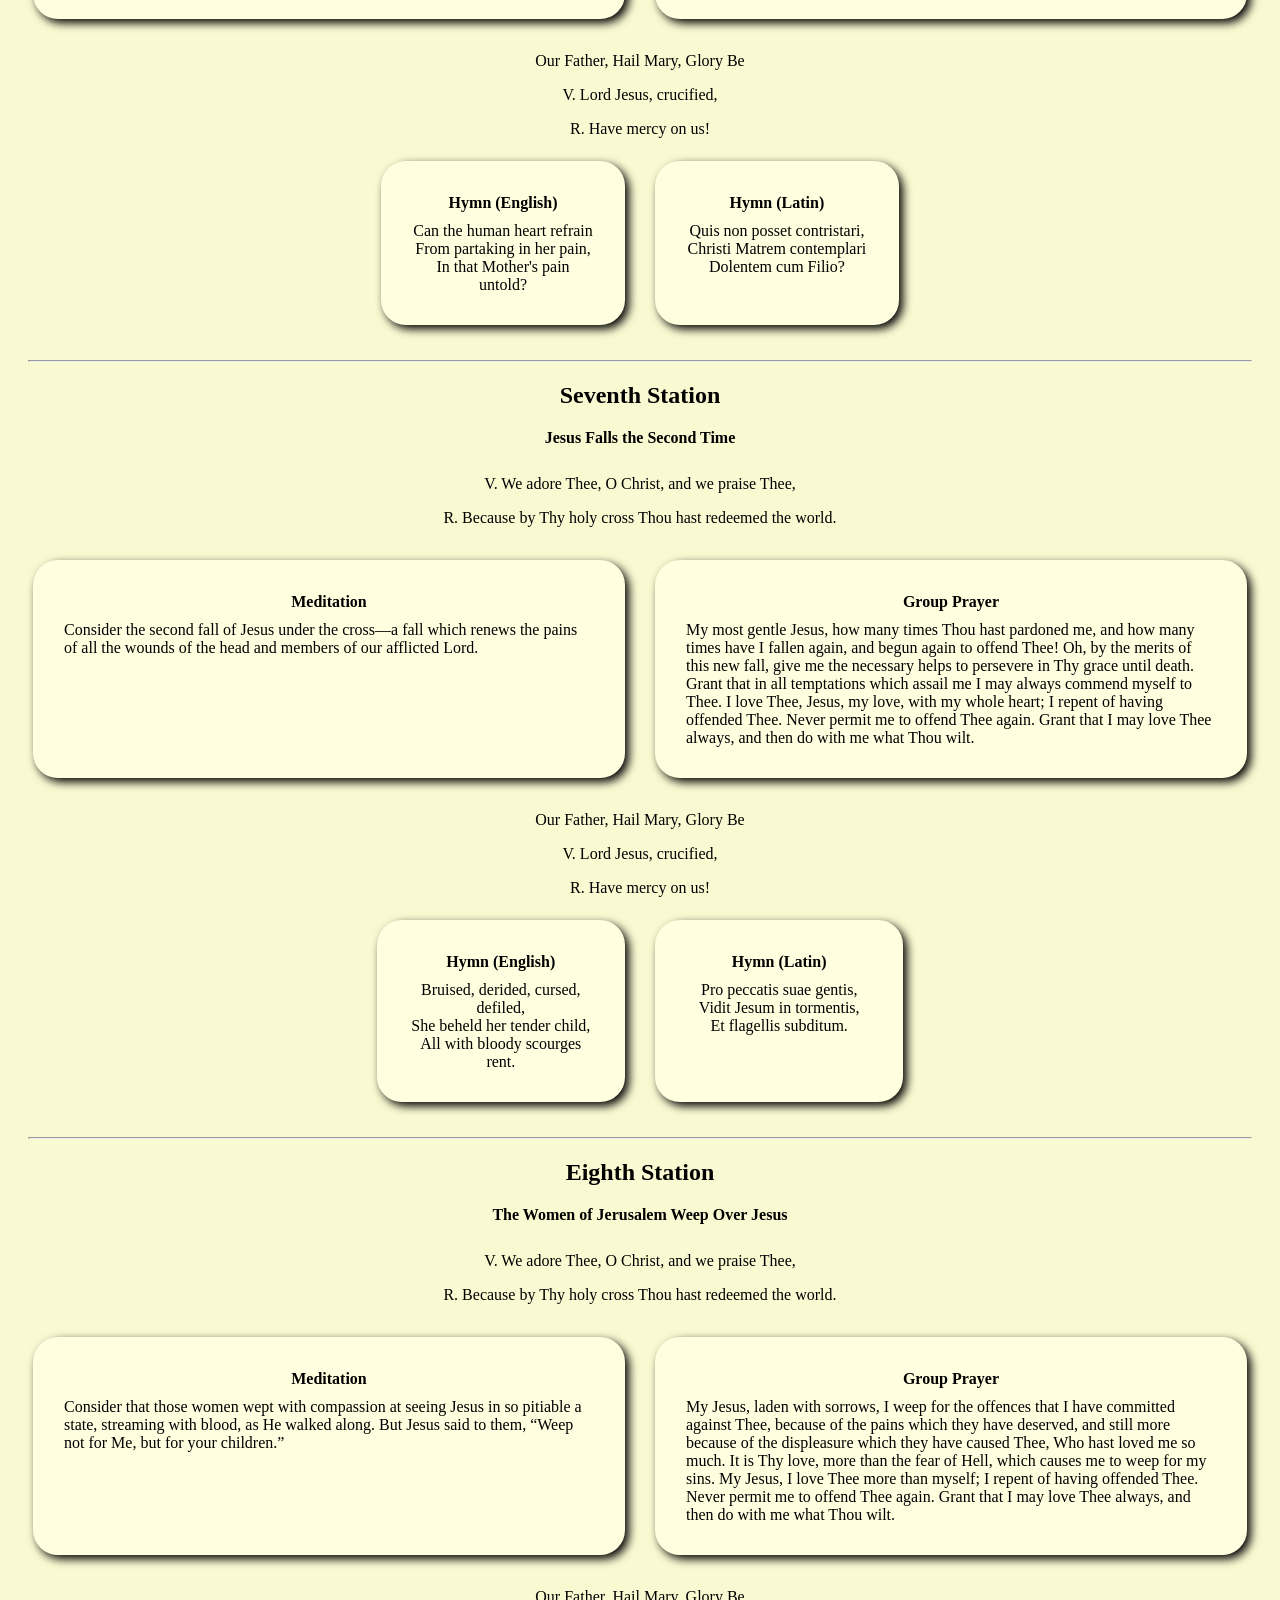
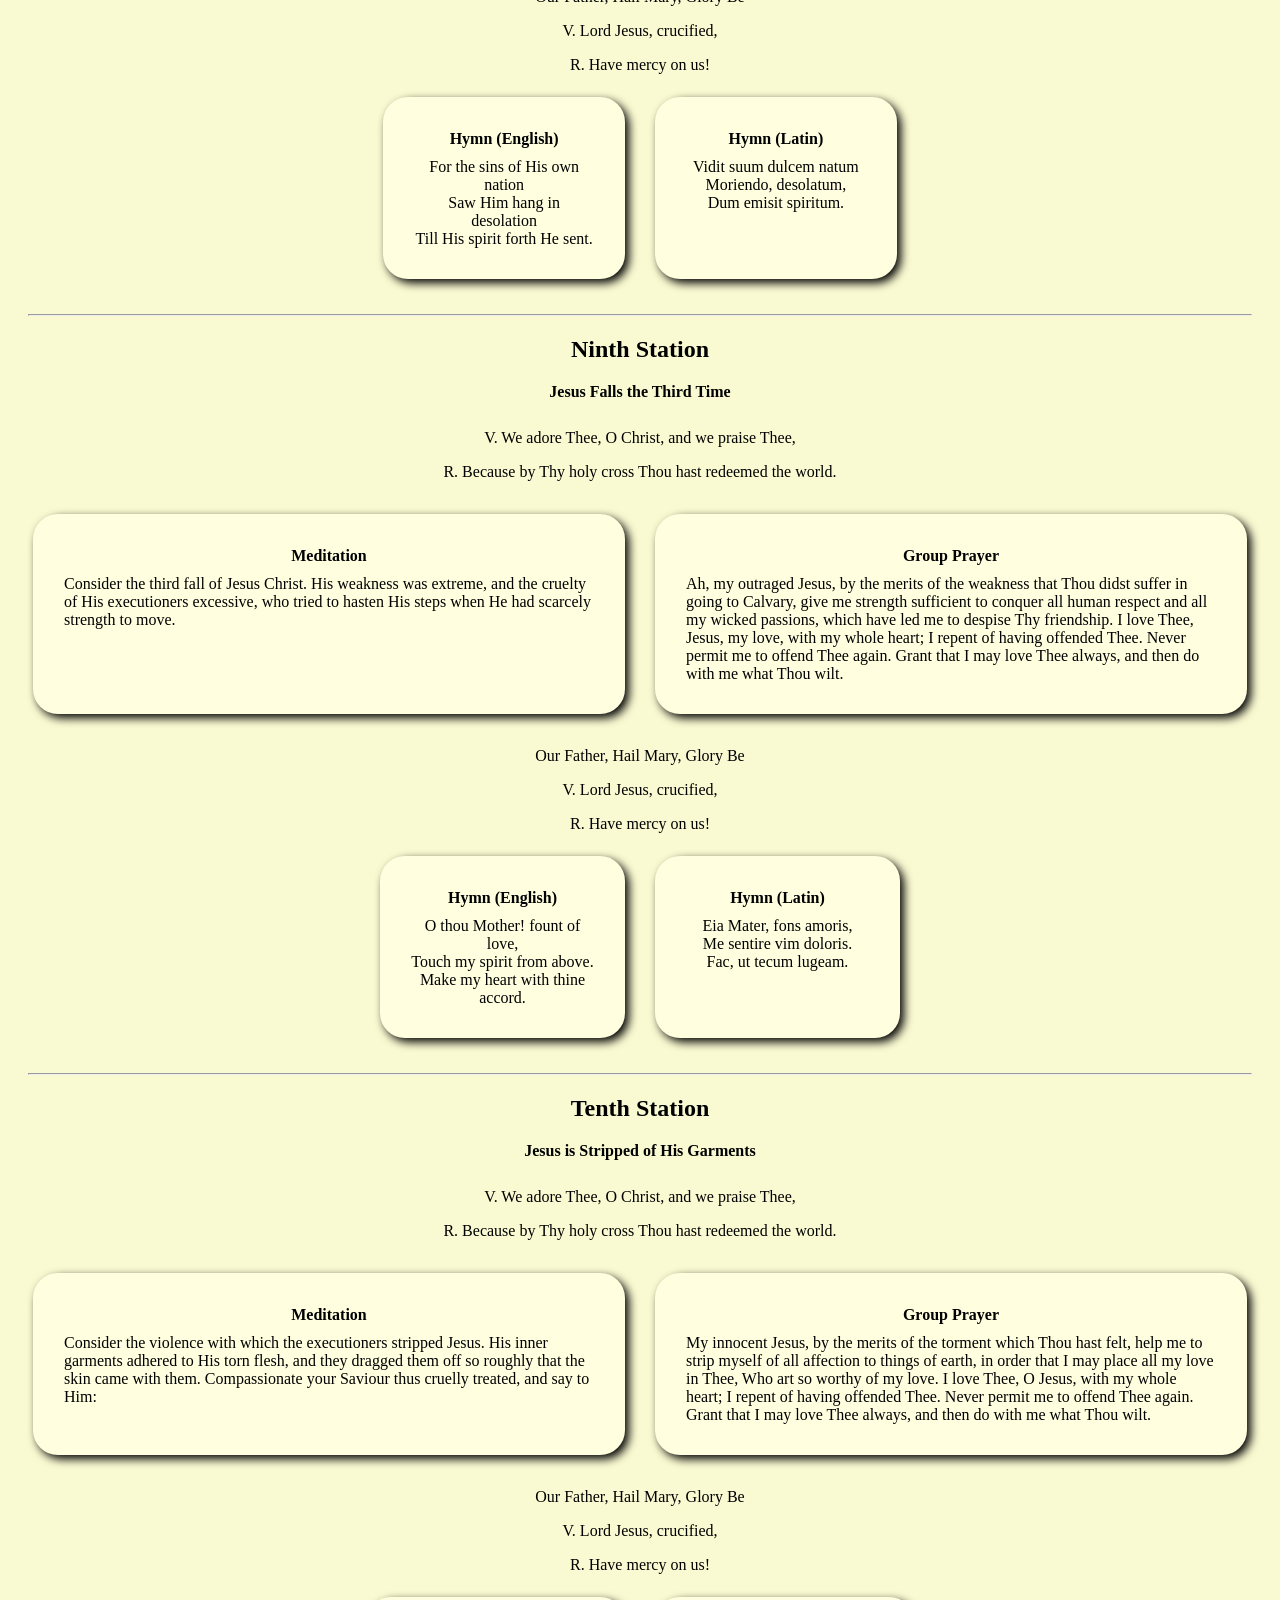
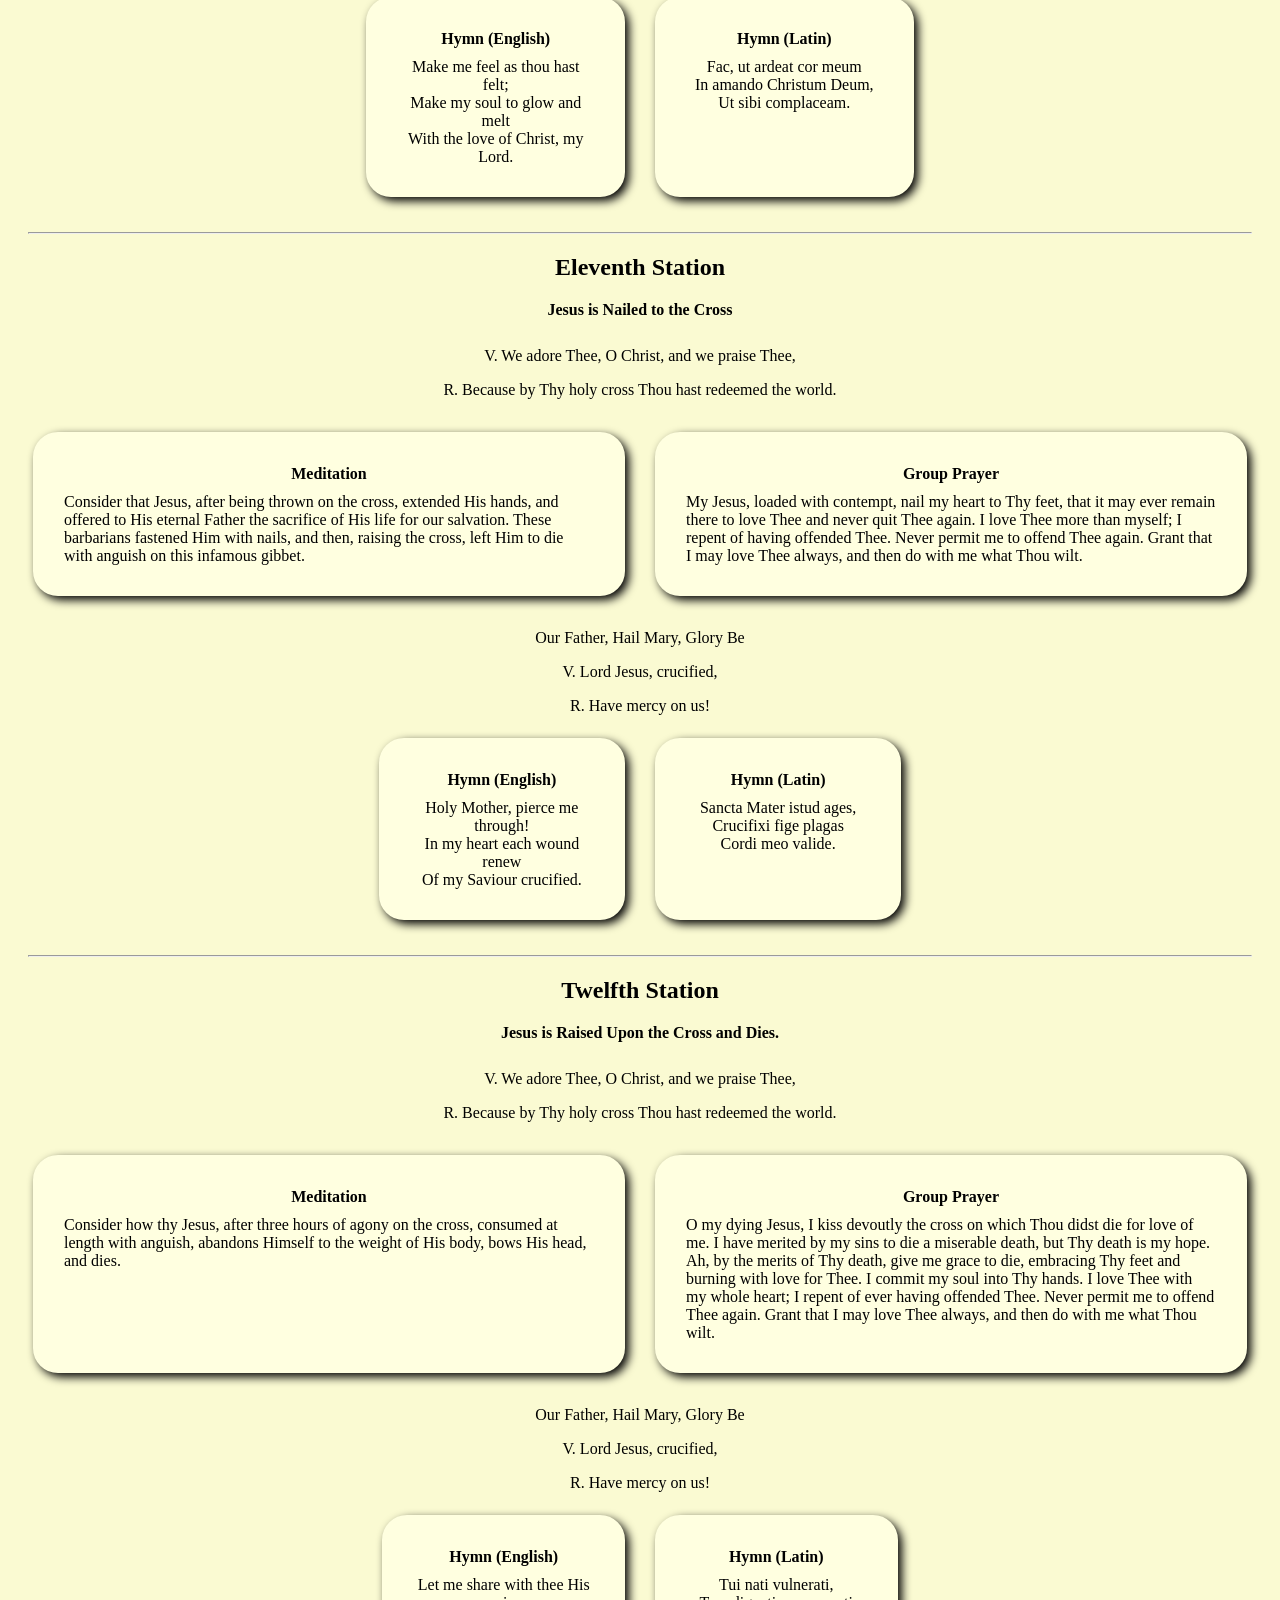
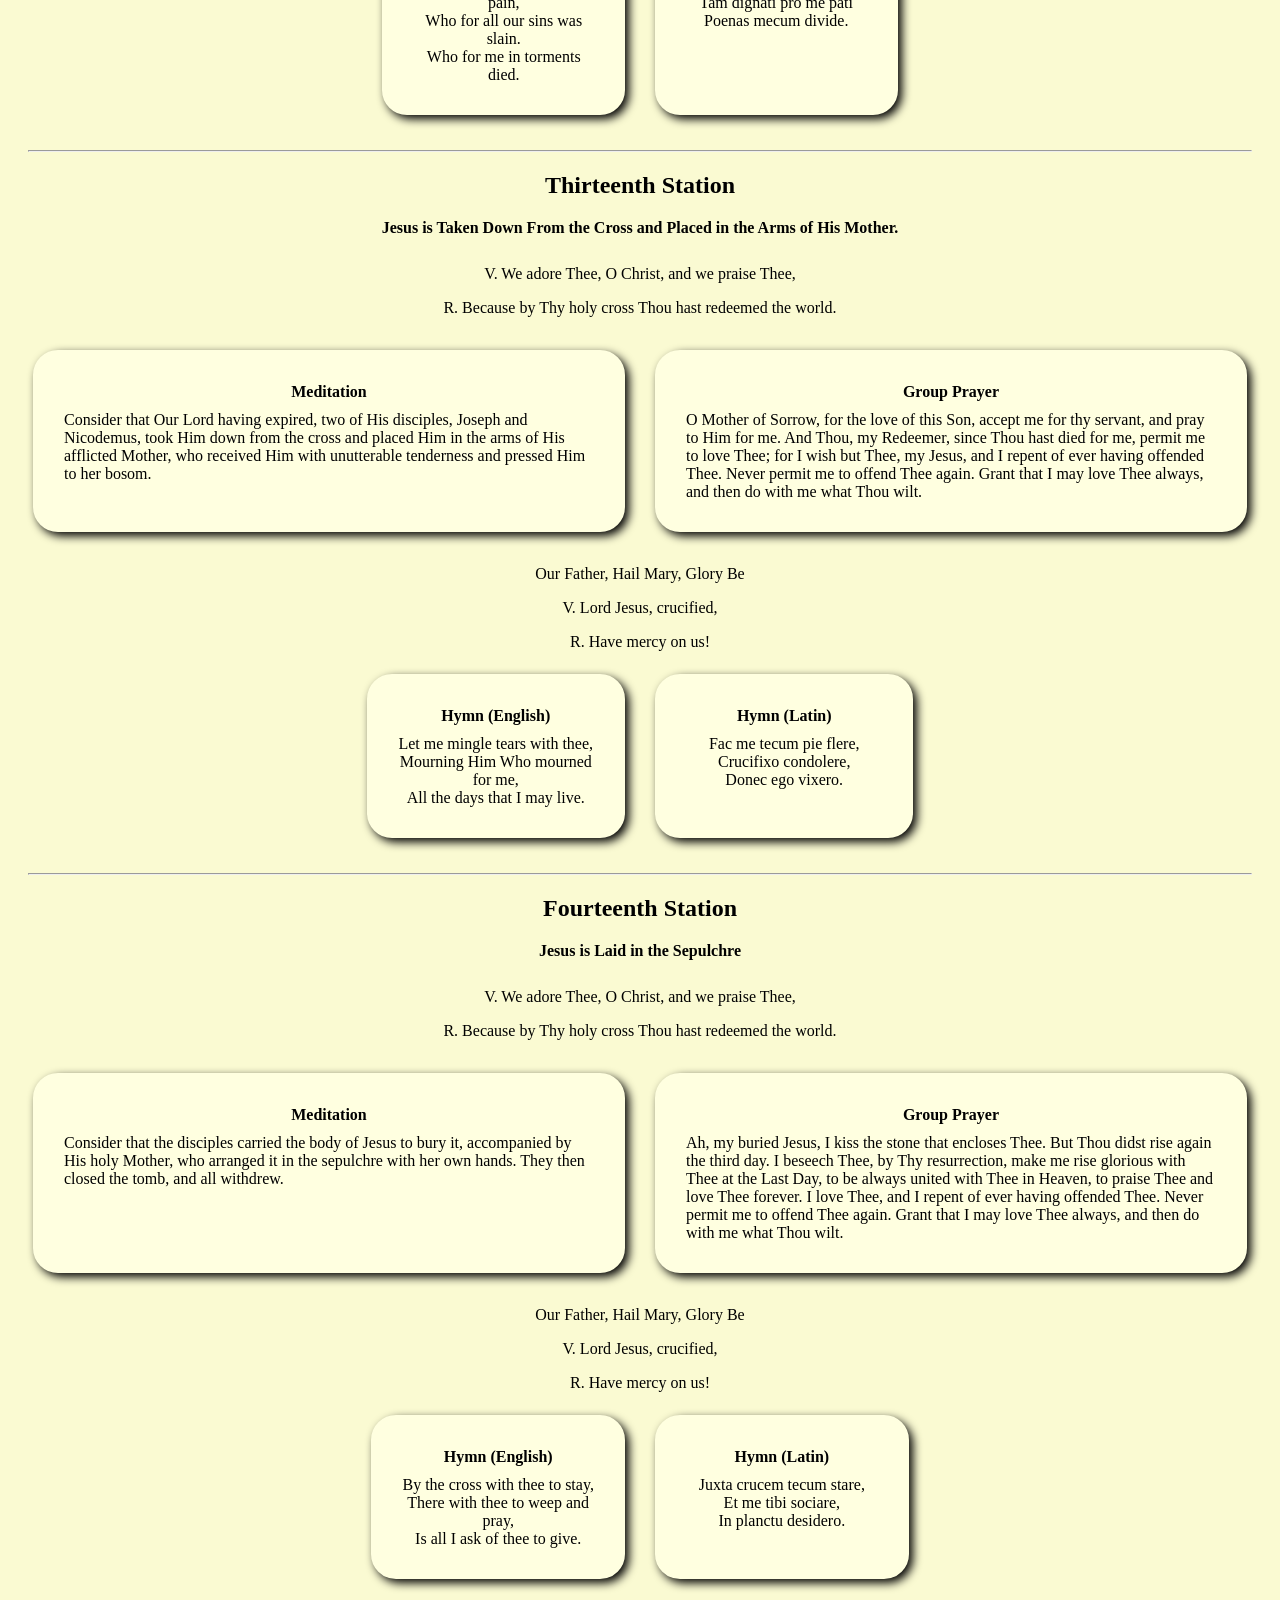
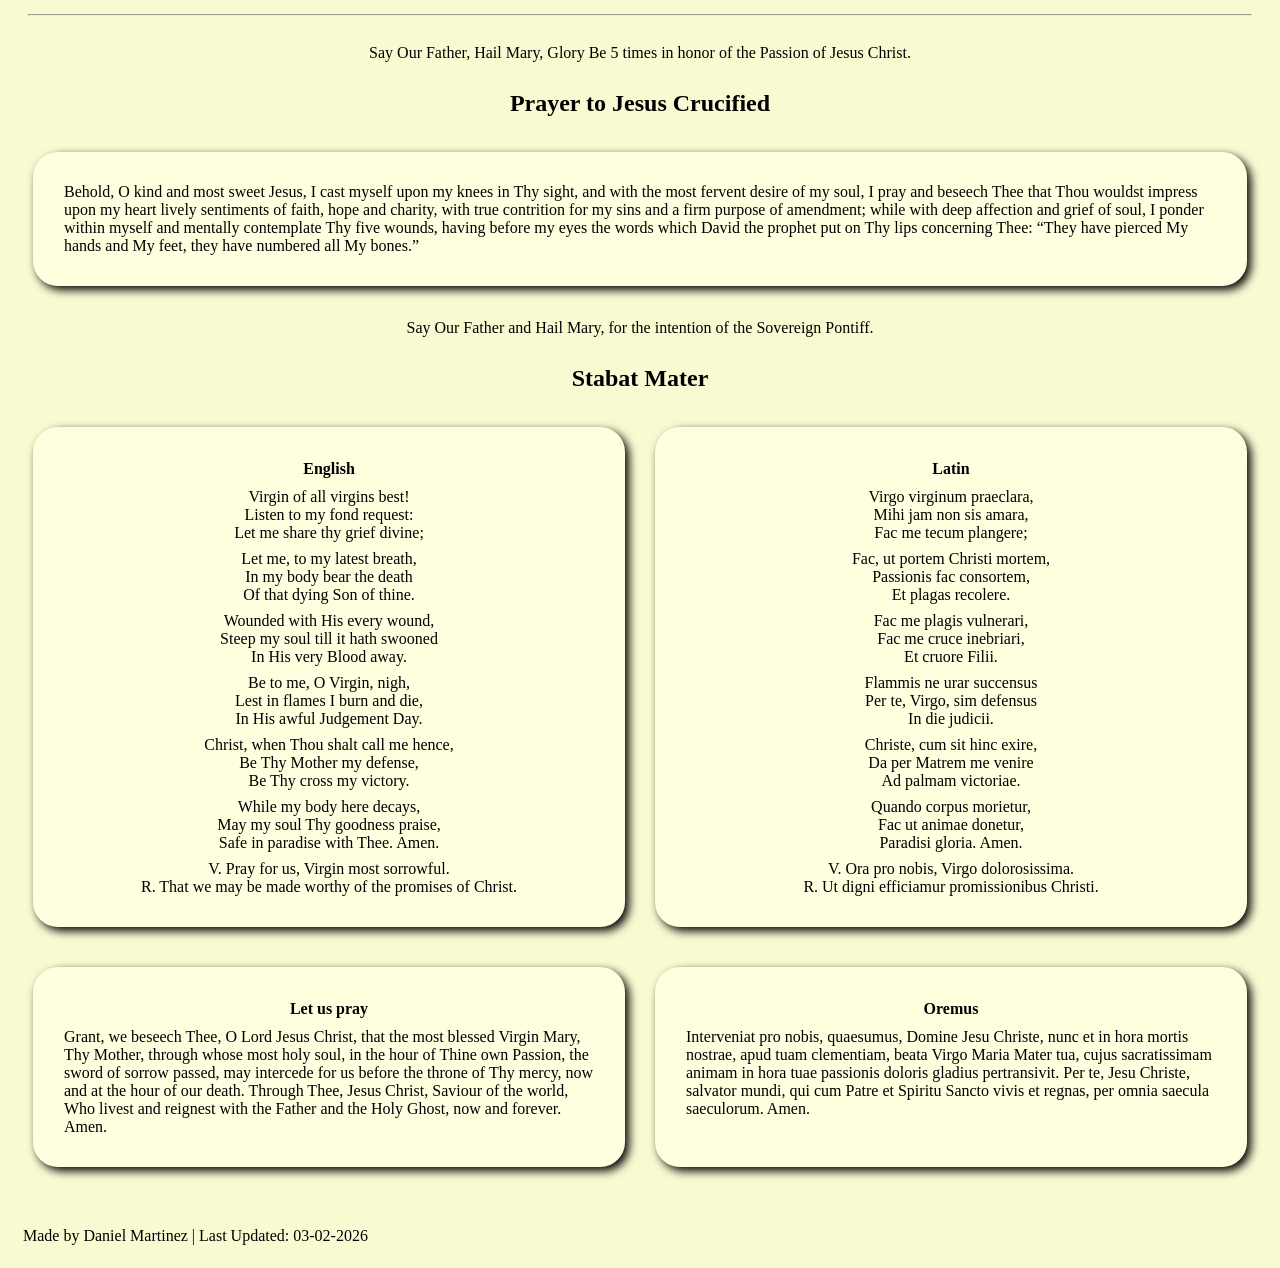
<file: stations.html>
<!DOCTYPE html>
<html lang="en">
  <head>
    <meta charset="UTF-8">
    <meta name="viewport" content="width=device-width, initial-scale=1">
    <link rel="stylesheet" type="text/css" href="style/cath.css">
    <link rel="apple-touch-icon" sizes="120x120" href="apple-icon-120x120.png" type="image/png">
    <link rel="apple-touch-icon" sizes="180x180" href="apple-icon-180x180.png" type="image/png">
    <title>Stations of the Cross</title>
  </head>
  <body>
    <header>
      <img src="media/heart.png" width="100px">
      <h1>Stations of the Cross</h1>
    </header>

    <nav>
      <a href="index.html" class="barlink">Home</a>
      <a href="prayers.html" class="barlink">Common Prayers</a>
      <a href="prayers2.html" class="barlink">More Prayers</a>
      <a href="confession.html" class="barlink">Confession</a>
      <a href="rosary.html" class="barlink">The Rosary</a>
      <a href="angelus.html" class="barlink">Angelus</a>
      <a href="stations.html" class="barlink">Stations of the Cross</a>
    </nav>

    <article>
      <h2 class="pname">An Act of Contrition</h2>
      <section class="bothprayers">
        <div class="prayer">
          <p>
            O my God, I am heartily sorry for having offended Thee
            and I detest all my sins because I dread the loss of heaven and the pains of hell but most of all because they offend Thee,
            my God, who art so good and deserving of all my love. I firmly resolve, with the help of thy grace, to confess my sins,
            to do penance and to amend my life. Amen.
          </p>
        </div>
      </section>
    </article>

    <article>
      <h2 class="pname">Preperatory Prayer</h2>
      <section class="bothprayers">
        <div class="prayer">
          <p>
            My Lord Jesus Christ, Thou hast made this journey to die for me with love unutterable, and I have so many times unworthily abandoned Thee;
            but now I love Thee with my whole heart, and because I love Thee, I repent sincerely for having ever offended Thee.
            Pardon me, my God, and permit me to accompany Thee on this journey. Thou goest to die for love of me; I wish also, my beloved Redeemer,
            to die for love of Thee. My Jesus, I will live and die always united to Thee.
          </p>
        </div>
      </section>
    </article>

    <hr>

    <article>
      <h2 class="pname">First Station</h2>
      <h4 class="pname">Jesus is Condemned to Death</h4>
      <section class="sotc">
        <p>V. We adore Thee, O Christ, and we praise Thee,</p>
        <p>R. Because by Thy holy cross Thou hast redeemed the world.</p>
      </section>
      <section class="bothprayers">
        <div class="prayer">
          <h4>Meditation</h4>
          <p>
            Consider that Jesus, after having been scourged and crowned with thorns, was unjustly condemned by Pilate to die on the cross.
          </p>
        </div>
        <div class="prayer">
          <h4>Group Prayer</h4>
          <p>
            My adorable Jesus, it was not Pilate, no, it was my sins, that condemned Thee to die. I beseech Thee, by the merits of this sorrowful journey,
            to assist my soul in its journey towards eternity. I love Thee, my beloved Jesus; I love Thee more than myself;
            I repent with my whole heart of having offended Thee. Never permit me to separate myself from Thee again. Grant that I may love Thee always,
            and then do with me what Thou wilt.
          </p>
        </div>
      </section>
      <section class="sotc">
        <p>Our Father, Hail Mary, Glory Be</p>
        <p>V. Lord Jesus, crucified,</p>
        <p>R. Have mercy on us!</p>
        <div class="bothprayers">
          <div class="prayer hymn">
            <h4>Hymn (English)</h4>
            <p>
              At the cross her station keeping,<br>
              Stood the mournful Mother weeping,<br>
              Close to Jesus to the last.
            </p>
          </div>
          <div class="prayer hymn">
            <h4>Hymn (Latin)</h4>
            <p>
              Stabat Mater dolorosa,<br>
              Juxta crucem lacrymosa,<br>
              Dum pendebat Filius.
            </p>
          </div>
        </div>
      </section>
    </article>

    <hr>

    <article>
      <h2 class="pname">Second Station</h2>
      <h4 class="pname">Jesus is Made to Carry His Cross</h4>
      <section class="sotc">
        <p>V. We adore Thee, O Christ, and we praise Thee,</p>
        <p>R. Because by Thy holy cross Thou hast redeemed the world.</p>
      </section>
      <section class="bothprayers">
        <div class="prayer">
          <h4>Meditation</h4>
          <p>
            Consider that Jesus, in making this journey with the cross on His shoulders, thought of us and offered for us to His Father the death that He was about to undergo.
          </p>
        </div>
        <div class="prayer">
          <h4>Group Prayer</h4>
          <p>
            My most beloved Jesus, I embrace all the tribulations that Thou hast destined for me until death. I beseech Thee,
            by the merits of the pain Thou didst suffer in carrying Thy cross, to give me the necessary help to carry mine with perfect patience and resignation.
            I love Thee, Jesus, my love; I repent of having offended Thee. Never permit me to separate myself from Thee again. Grant that I may love Thee always,
            and then do with me what Thou wilt.
          </p>
        </div>
      </section>
      <section class="sotc">
        <p>Our Father, Hail Mary, Glory Be</p>
        <p>V. Lord Jesus, crucified,</p>
        <p>R. Have mercy on us!</p>
        <div class="bothprayers">
          <div class="prayer hymn">
            <h4>Hymn (English)</h4>
            <p>
              Through her heart, His sorrow sharing,<br>
              All His bitter anguish bearing,<br>
              Now at length the sword has passed.
            </p>
          </div>
          <div class="prayer hymn">
            <h4>Hymn (Latin)</h4>
            <p>
              Cujus animam gementem,<br>
              Contristatam et dolentem,<br>
              Pertransivit gladius.
            </p>
          </div>
        </div>
      </section>
    </article>

    <hr>

    <article>
      <h2 class="pname">Third Station</h2>
      <h4 class="pname">Jesus Falls the First Time</h4>
      <section class="sotc">
        <p>V. We adore Thee, O Christ, and we praise Thee,</p>
        <p>R. Because by Thy holy cross Thou hast redeemed the world.</p>
      </section>
      <section class="bothprayers">
        <div class="prayer">
          <h4>Meditation</h4>
          <p>
            Consider this first fall of Jesus under His cross. His flesh was torn by the scourges, His head crowned with thorns,
            and He had lost a great quantity of blood. He was so weakened that He could scarcely walk, and yet He had to carry this great load upon His shoulders.
            The soldiers struck Him rudely, and thus He fell several times in His journey.
          </p>
        </div>
        <div class="prayer">
          <h4>Group Prayer</h4>
          <p>
            My beloved Jesus, it is not the weight of the cross, but of my sins, which has made Thee suffer so much pain. Ah, by the merits of this first fall,
            deliver me from the misfortune of falling into mortal sin. I love Thee, O my Jesus, with my whole heart; I repent of having offended Thee.
            Never permit me to offend Thee again. Grant that I may love Thee always, and then do with me what Thou wilt.
          </p>
        </div>
      </section>
      <section class="sotc">
        <p>Our Father, Hail Mary, Glory Be</p>
        <p>V. Lord Jesus, crucified,</p>
        <p>R. Have mercy on us!</p>
        <div class="bothprayers">
          <div class="prayer hymn">
            <h4>Hymn (English)</h4>
            <p>
              Oh, how sad and sore distressed<br>
              Was that Mother highly blessed<br>
              Of the sole-begotten One!
            </p>
          </div>
          <div class="prayer hymn">
            <h4>Hymn (Latin)</h4>
            <p>
              O quam tristis et afflicta<br>
              Fuit illa benedicta<br>
              Mater Unigeniti!
            </p>
          </div>
        </div>
      </section>
    </article>

    <hr>

    <article>
      <h2 class="pname">Fourth Station</h2>
      <h4 class="pname">Jesus Meets His Sorrowful Mother.</h4>
      <section class="sotc">
        <p>V. We adore Thee, O Christ, and we praise Thee,</p>
        <p>R. Because by Thy holy cross Thou hast redeemed the world.</p>
      </section>
      <section class="bothprayers">
        <div class="prayer">
          <h4>Meditation</h4>
          <p>
            Consider the meeting of the Son and the Mother, which took place on this journey.
            Jesus and Mary looked at each other, and their looks became as so many arrows to wound those hearts which loved each other so tenderly.
          </p>
        </div>
        <div class="prayer">
          <h4>Group Prayer</h4>
          <p>
            My most loving Jesus, by the sorrow Thou didst experience in this meeting, grant me the grace of a truly devoted love for Thy most holy Mother.
            And thou, my Queen, who wast overwhelmed with sorrow, obtain for me by thy intercession a continual and tender remembrance of the Passion of thy Son.
            I love Thee, Jesus, my love; I repent of ever having offended Thee. Never permit me to offend Thee again. Grant that I may love Thee always,
            and then do with me what Thou wilt.
          </p>
        </div>
      </section>
      <section class="sotc">
        <p>Our Father, Hail Mary, Glory Be</p>
        <p>V. Lord Jesus, crucified,</p>
        <p>R. Have mercy on us!</p>
        <div class="bothprayers">
          <div class="prayer hymn">
            <h4>Hymn (English)</h4>
            <p>
              Christ above in torment hangs,<br>
              She beneath beholds the pangs<br>
              Of her dying, glorious Son.
            </p>
          </div>
          <div class="prayer hymn">
            <h4>Hymn (Latin)</h4>
            <p>
              Quae moerebat, et dolebat,<br>
              Pia Mater dum videbat<br>
              Nati poenas inclyti.
            </p>
          </div>
        </div>
      </section>
    </article>

    <hr>

    <article>
      <h2 class="pname">Fifth Station</h2>
      <h4 class="pname">Simon of Cyrene Helps Jesus to Carry His Cross</h4>
      <section class="sotc">
        <p>V. We adore Thee, O Christ, and we praise Thee,</p>
        <p>R. Because by Thy holy cross Thou hast redeemed the world.</p>
      </section>
      <section class="bothprayers">
        <div class="prayer">
          <h4>Meditation</h4>
          <p>
            Consider that the Jews, seeing that at each step Jesus, from weakness, was on the point of expiring, and fearing that He would die on the way,
            when they wished Him to die the ignominious death of the cross, constrained Simon the Cyrenian to carry the cross behind Our Lord.
          </p>
        </div>
        <div class="prayer">
          <h4>Group Prayer</h4>
          <p>
            My most sweet Jesus, I will not refuse the cross as the Cyrenian did; I accept it, I embrace it.
            I accept in particular the death that Thou hast destined for me, with all the pains which may accompany it. I unite it to Thy death;
            I offer it to Thee. Thou hast died for love of me! I will die for love of Thee, and to please Thee. Help me by Thy grace. I love Thee, Jesus, my love;
            I repent of having offended Thee. Never permit me to offend Thee again. Grant that I may love Thee always, and then do with me what Thou wilt.
          </p>
        </div>
      </section>
      <section class="sotc">
        <p>Our Father, Hail Mary, Glory Be</p>
        <p>V. Lord Jesus, crucified,</p>
        <p>R. Have mercy on us!</p>
        <div class="bothprayers">
          <div class="prayer hymn">
            <h4>Hymn (English)</h4>
            <p>
              Is there one who would not weep<br>
              Whelmed in miseries so deep<br>
              Christ's dear Mother to behold?
            </p>
          </div>
          <div class="prayer hymn">
            <h4>Hymn (Latin)</h4>
            <p>
              Quis est homo qui non fleret<br>
              Matrem Christi si videret<br>
              In tanto supplicio?
            </p>
          </div>
        </div>
      </section>
    </article>

    <hr>

    <article>
      <h2 class="pname">Sixth Station</h2>
      <h4 class="pname">Veronica Wipes the Face of Jesus</h4>
      <section class="sotc">
        <p>V. We adore Thee, O Christ, and we praise Thee,</p>
        <p>R. Because by Thy holy cross Thou hast redeemed the world.</p>
      </section>
      <section class="bothprayers">
        <div class="prayer">
          <h4>Meditation</h4>
          <p>
            Consider that the holy woman named Veronica, seeing Jesus so afflicted and His face bathed in sweat and blood, presented Him with a towel,
            with which He wiped His adorable face, leaving on it the impression of His holy countenance.
          </p>
        </div>
        <div class="prayer">
          <h4>Group Prayer</h4>
          <p>
            My most beloved Jesus. Thy face was beautiful before, but in this journey it has lost all its beauty, and wounds and blood have disfigured it.
            Alas! my soul also was once beautiful, when it received Thy grace in Baptism, but I have disfigured it since by my sins. Thou alone, my Redeemer,
            canst restore it to its former beauty. Do this by Thy Passion, O Jesus. I repent of having offended Thee. Never permit me to offend Thee again.
            Grant that I may love Thee always, and then do with me what Thou wilt.
          </p>
        </div>
      </section>
      <section class="sotc">
        <p>Our Father, Hail Mary, Glory Be</p>
        <p>V. Lord Jesus, crucified,</p>
        <p>R. Have mercy on us!</p>
        <div class="bothprayers">
          <div class="prayer hymn">
            <h4>Hymn (English)</h4>
            <p>
              Can the human heart refrain<br>
              From partaking in her pain,<br>
              In that Mother's pain untold?
            </p>
          </div>
          <div class="prayer hymn">
            <h4>Hymn (Latin)</h4>
            <p>
              Quis non posset contristari,<br>
              Christi Matrem contemplari<br>
              Dolentem cum Filio?
            </p>
          </div>
        </div>
      </section>
    </article>

    <hr>

    <article>
      <h2 class="pname">Seventh Station</h2>
      <h4 class="pname">Jesus Falls the Second Time</h4>
      <section class="sotc">
        <p>V. We adore Thee, O Christ, and we praise Thee,</p>
        <p>R. Because by Thy holy cross Thou hast redeemed the world.</p>
      </section>
      <section class="bothprayers">
        <div class="prayer">
          <h4>Meditation</h4>
          <p>
            Consider the second fall of Jesus under the cross—a fall which renews the pains of all the wounds of the head and members of our afflicted Lord.
          </p>
        </div>
        <div class="prayer">
          <h4>Group Prayer</h4>
          <p>
            My most gentle Jesus, how many times Thou hast pardoned me, and how many times have I fallen again, and begun again to offend Thee!
            Oh, by the merits of this new fall, give me the necessary helps to persevere in Thy grace until death.
            Grant that in all temptations which assail me I may always commend myself to Thee. I love Thee, Jesus, my love, with my whole heart;
            I repent of having offended Thee. Never permit me to offend Thee again. Grant that I may love Thee always, and then do with me what Thou wilt.
          </p>
        </div>
      </section>
      <section class="sotc">
        <p>Our Father, Hail Mary, Glory Be</p>
        <p>V. Lord Jesus, crucified,</p>
        <p>R. Have mercy on us!</p>
        <div class="bothprayers">
          <div class="prayer hymn">
            <h4>Hymn (English)</h4>
            <p>
              Bruised, derided, cursed, defiled,<br>
              She beheld her tender child,<br>
              All with bloody scourges rent.
            </p>
          </div>
          <div class="prayer hymn">
            <h4>Hymn (Latin)</h4>
            <p>
              Pro peccatis suae gentis,<br>
              Vidit Jesum in tormentis,<br>
              Et flagellis subditum.
            </p>
          </div>
        </div>
      </section>
    </article>

    <hr>

    <article>
      <h2 class="pname">Eighth Station</h2>
      <h4 class="pname">The Women of Jerusalem Weep Over Jesus</h4>
      <section class="sotc">
        <p>V. We adore Thee, O Christ, and we praise Thee,</p>
        <p>R. Because by Thy holy cross Thou hast redeemed the world.</p>
      </section>
      <section class="bothprayers">
        <div class="prayer">
          <h4>Meditation</h4>
          <p>
            Consider that those women wept with compassion at seeing Jesus in so pitiable a state, streaming with blood, as He walked along.
            But Jesus said to them, “Weep not for Me, but for your children.”
          </p>
        </div>
        <div class="prayer">
          <h4>Group Prayer</h4>
          <p>
            My Jesus, laden with sorrows, I weep for the offences that I have committed against Thee, because of the pains which they have deserved,
            and still more because of the displeasure which they have caused Thee, Who hast loved me so much. It is Thy love, more than the fear of Hell,
            which causes me to weep for my sins. My Jesus, I love Thee more than myself; I repent of having offended Thee. Never permit me to offend Thee again.
            Grant that I may love Thee always, and then do with me what Thou wilt.
          </p>
        </div>
      </section>
      <section class="sotc">
        <p>Our Father, Hail Mary, Glory Be</p>
        <p>V. Lord Jesus, crucified,</p>
        <p>R. Have mercy on us!</p>
        <div class="bothprayers">
          <div class="prayer hymn">
            <h4>Hymn (English)</h4>
            <p>
              For the sins of His own nation<br>
              Saw Him hang in desolation<br>
              Till His spirit forth He sent.
            </p>
          </div>
          <div class="prayer hymn">
            <h4>Hymn (Latin)</h4>
            <p>
              Vidit suum dulcem natum<br>
              Moriendo, desolatum,<br>
              Dum emisit spiritum.
            </p>
          </div>
        </div>
      </section>
    </article>

    <hr>

    <article>
      <h2 class="pname">Ninth Station</h2>
      <h4 class="pname">Jesus Falls the Third Time</h4>
      <section class="sotc">
        <p>V. We adore Thee, O Christ, and we praise Thee,</p>
        <p>R. Because by Thy holy cross Thou hast redeemed the world.</p>
      </section>
      <section class="bothprayers">
        <div class="prayer">
          <h4>Meditation</h4>
          <p>
            Consider the third fall of Jesus Christ. His weakness was extreme, and the cruelty of His executioners excessive,
            who tried to hasten His steps when He had scarcely strength to move.
          </p>
        </div>
        <div class="prayer">
          <h4>Group Prayer</h4>
          <p>
            Ah, my outraged Jesus, by the merits of the weakness that Thou didst suffer in going to Calvary,
            give me strength sufficient to conquer all human respect and all my wicked passions, which have led me to despise Thy friendship.
            I love Thee, Jesus, my love, with my whole heart; I repent of having offended Thee. Never permit me to offend Thee again.
            Grant that I may love Thee always, and then do with me what Thou wilt.
          </p>
        </div>
      </section>
      <section class="sotc">
        <p>Our Father, Hail Mary, Glory Be</p>
        <p>V. Lord Jesus, crucified,</p>
        <p>R. Have mercy on us!</p>
        <div class="bothprayers">
          <div class="prayer hymn">
            <h4>Hymn (English)</h4>
            <p>
              O thou Mother! fount of love,<br>
              Touch my spirit from above.<br>
              Make my heart with thine accord.
            </p>
          </div>
          <div class="prayer hymn">
            <h4>Hymn (Latin)</h4>
            <p>
              Eia Mater, fons amoris,<br>
              Me sentire vim doloris.<br>
              Fac, ut tecum lugeam.
            </p>
          </div>
        </div>
      </section>
    </article>

    <hr>

    <article>
      <h2 class="pname">Tenth Station</h2>
      <h4 class="pname">Jesus is Stripped of His Garments</h4>
      <section class="sotc">
        <p>V. We adore Thee, O Christ, and we praise Thee,</p>
        <p>R. Because by Thy holy cross Thou hast redeemed the world.</p>
      </section>
      <section class="bothprayers">
        <div class="prayer">
          <h4>Meditation</h4>
          <p>
            Consider the violence with which the executioners stripped Jesus. His inner garments adhered to His torn flesh,
            and they dragged them off so roughly that the skin came with them. Compassionate your Saviour thus cruelly treated, and say to Him:
          </p>
        </div>
        <div class="prayer">
          <h4>Group Prayer</h4>
          <p>
            My innocent Jesus, by the merits of the torment which Thou hast felt, help me to strip myself of all affection to things of earth,
            in order that I may place all my love in Thee, Who art so worthy of my love. I love Thee, O Jesus, with my whole heart;
            I repent of having offended Thee. Never permit me to offend Thee again. Grant that I may love Thee always, and then do with me what Thou wilt.
          </p>
        </div>
      </section>
      <section class="sotc">
        <p>Our Father, Hail Mary, Glory Be</p>
        <p>V. Lord Jesus, crucified,</p>
        <p>R. Have mercy on us!</p>
        <div class="bothprayers">
          <div class="prayer hymn">
            <h4>Hymn (English)</h4>
            <p>
              Make me feel as thou hast felt;<br>
              Make my soul to glow and melt<br>
              With the love of Christ, my Lord.
            </p>
          </div>
          <div class="prayer hymn">
            <h4>Hymn (Latin)</h4>
            <p>
              Fac, ut ardeat cor meum<br>
              In amando Christum Deum,<br>
              Ut sibi complaceam.
            </p>
          </div>
        </div>
      </section>
    </article>

    <hr>

    <article>
      <h2 class="pname">Eleventh Station</h2>
      <h4 class="pname">Jesus is Nailed to the Cross</h4>
      <section class="sotc">
        <p>V. We adore Thee, O Christ, and we praise Thee,</p>
        <p>R. Because by Thy holy cross Thou hast redeemed the world.</p>
      </section>
      <section class="bothprayers">
        <div class="prayer">
          <h4>Meditation</h4>
          <p>
            Consider that Jesus, after being thrown on the cross, extended His hands, and offered to His eternal Father the sacrifice of His life for our salvation.
            These barbarians fastened Him with nails, and then, raising the cross, left Him to die with anguish on this infamous gibbet.
          </p>
        </div>
        <div class="prayer">
          <h4>Group Prayer</h4>
          <p>
            My Jesus, loaded with contempt, nail my heart to Thy feet, that it may ever remain there to love Thee and never quit Thee again. I love Thee more than myself;
            I repent of having offended Thee. Never permit me to offend Thee again. Grant that I may love Thee always, and then do with me what Thou wilt.
          </p>
        </div>
      </section>
      <section class="sotc">
        <p>Our Father, Hail Mary, Glory Be</p>
        <p>V. Lord Jesus, crucified,</p>
        <p>R. Have mercy on us!</p>
        <div class="bothprayers">
          <div class="prayer hymn">
            <h4>Hymn (English)</h4>
            <p>
              Holy Mother, pierce me through!<br>
              In my heart each wound renew<br>
              Of my Saviour crucified.
            </p>
          </div>
          <div class="prayer hymn">
            <h4>Hymn (Latin)</h4>
            <p>
              Sancta Mater istud ages,<br>
              Crucifixi fige plagas<br>
              Cordi meo valide.
            </p>
          </div>
        </div>
      </section>
    </article>

    <hr>

    <article>
      <h2 class="pname">Twelfth Station</h2>
      <h4 class="pname">Jesus is Raised Upon the Cross and Dies.</h4>
      <section class="sotc">
        <p>V. We adore Thee, O Christ, and we praise Thee,</p>
        <p>R. Because by Thy holy cross Thou hast redeemed the world.</p>
      </section>
      <section class="bothprayers">
        <div class="prayer">
          <h4>Meditation</h4>
          <p>
            Consider how thy Jesus, after three hours of agony on the cross, consumed at length with anguish, abandons Himself to the weight of His body, bows His head, and dies.
          </p>
        </div>
        <div class="prayer">
          <h4>Group Prayer</h4>
          <p>
            O my dying Jesus, I kiss devoutly the cross on which Thou didst die for love of me. I have merited by my sins to die a miserable death, but Thy death is my hope.
            Ah, by the merits of Thy death, give me grace to die, embracing Thy feet and burning with love for Thee. I commit my soul into Thy hands. I love Thee with my whole heart;
            I repent of ever having offended Thee. Never permit me to offend Thee again. Grant that I may love Thee always, and then do with me what Thou wilt.
          </p>
        </div>
      </section>
      <section class="sotc">
        <p>Our Father, Hail Mary, Glory Be</p>
        <p>V. Lord Jesus, crucified,</p>
        <p>R. Have mercy on us!</p>
        <div class="bothprayers">
          <div class="prayer hymn">
            <h4>Hymn (English)</h4>
            <p>
              Let me share with thee His pain,<br>
              Who for all our sins was slain.<br>
              Who for me in torments died.
            </p>
          </div>
          <div class="prayer hymn">
            <h4>Hymn (Latin)</h4>
            <p>
              Tui nati vulnerati,<br>
              Tam dignati pro me pati<br>
              Poenas mecum divide.
            </p>
          </div>
        </div>
      </section>
    </article>

    <hr>

    <article>
      <h2 class="pname">Thirteenth Station</h2>
      <h4 class="pname">Jesus is Taken Down From the Cross and Placed in the Arms of His Mother.</h4>
      <section class="sotc">
        <p>V. We adore Thee, O Christ, and we praise Thee,</p>
        <p>R. Because by Thy holy cross Thou hast redeemed the world.</p>
      </section>
      <section class="bothprayers">
        <div class="prayer">
          <h4>Meditation</h4>
          <p>
            Consider that Our Lord having expired, two of His disciples, Joseph and Nicodemus, took Him down from the cross and placed Him in the arms of His afflicted Mother,
            who received Him with unutterable tenderness and pressed Him to her bosom.
          </p>
        </div>
        <div class="prayer">
          <h4>Group Prayer</h4>
          <p>
            O Mother of Sorrow, for the love of this Son, accept me for thy servant, and pray to Him for me. And Thou, my Redeemer, since Thou hast died for me, permit me to love Thee;
            for I wish but Thee, my Jesus, and I repent of ever having offended Thee. Never permit me to offend Thee again. Grant that I may love Thee always, and then do with me what Thou wilt.
          </p>
        </div>
      </section>
      <section class="sotc">
        <p>Our Father, Hail Mary, Glory Be</p>
        <p>V. Lord Jesus, crucified,</p>
        <p>R. Have mercy on us!</p>
        <div class="bothprayers">
          <div class="prayer hymn">
            <h4>Hymn (English)</h4>
            <p>
              Let me mingle tears with thee,<br>
              Mourning Him Who mourned for me,<br>
              All the days that I may live.
            </p>
          </div>
          <div class="prayer hymn">
            <h4>Hymn (Latin)</h4>
            <p>
              Fac me tecum pie flere,<br>
              Crucifixo condolere,<br>
              Donec ego vixero.
            </p>
          </div>
        </div>
      </section>
    </article>

    <hr>

    <article>
      <h2 class="pname">Fourteenth Station</h2>
      <h4 class="pname">Jesus is Laid in the Sepulchre</h4>
      <section class="sotc">
        <p>V. We adore Thee, O Christ, and we praise Thee,</p>
        <p>R. Because by Thy holy cross Thou hast redeemed the world.</p>
      </section>
      <section class="bothprayers">
        <div class="prayer">
          <h4>Meditation</h4>
          <p>
            Consider that the disciples carried the body of Jesus to bury it, accompanied by His holy Mother, who arranged it in the sepulchre with her own hands.
            They then closed the tomb, and all withdrew.
          </p>
        </div>
        <div class="prayer">
          <h4>Group Prayer</h4>
          <p>
            Ah, my buried Jesus, I kiss the stone that encloses Thee. But Thou didst rise again the third day. I beseech Thee, by Thy resurrection, make me rise glorious with Thee at the Last Day,
            to be always united with Thee in Heaven, to praise Thee and love Thee forever. I love Thee, and I repent of ever having offended Thee. Never permit me to offend Thee again.
            Grant that I may love Thee always, and then do with me what Thou wilt.
          </p>
        </div>
      </section>
      <section class="sotc">
        <p>Our Father, Hail Mary, Glory Be</p>
        <p>V. Lord Jesus, crucified,</p>
        <p>R. Have mercy on us!</p>
        <div class="bothprayers">
          <div class="prayer hymn">
            <h4>Hymn (English)</h4>
            <p>
              By the cross with thee to stay,<br>
              There with thee to weep and pray,<br>
              Is all I ask of thee to give.
            </p>
          </div>
          <div class="prayer hymn">
            <h4>Hymn (Latin)</h4>
            <p>
              Juxta crucem tecum stare,<br>
              Et me tibi sociare,<br>
              In planctu desidero.
            </p>
          </div>
        </div>
      </section>
    </article>

    <hr>

    <article>
      <section class="sotc">
        <p>Say Our Father, Hail Mary, Glory Be 5 times in honor of the Passion of Jesus Christ.</p>
      </section>
      <h2 class="pname">Prayer to Jesus Crucified</h2>
      <section class="bothprayers">
        <div class="prayer">
          <p>
            Behold, O kind and most sweet Jesus, I cast myself upon my knees in Thy sight, and with the most fervent desire of my soul,
            I pray and beseech Thee that Thou wouldst impress upon my heart lively sentiments of faith, hope and charity,
            with true contrition for my sins and a firm purpose of amendment; while with deep affection and grief of soul, I ponder within myself and mentally contemplate Thy five wounds,
            having before my eyes the words which David the prophet put on Thy lips concerning Thee: “They have pierced My hands and My feet, they have numbered all My bones.”
          </p>
        </div>
      </section>
      <section class="sotc">
        <p>Say Our Father and Hail Mary, for the intention of the Sovereign Pontiff.</p>
      </section>
    </article>

    <article>
      <h2 class="pname">Stabat Mater</h2>
      <section class="bothprayers">
        <div class="prayer hymn">
          <h4>English</h4>
          <p>
            Virgin of all virgins best!<br>
            Listen to my fond request:<br>
            Let me share thy grief divine;
          </p>
          <p>
            Let me, to my latest breath,<br>
            In my body bear the death<br>
            Of that dying Son of thine.
          </p>
          <p>
            Wounded with His every wound,<br>
            Steep my soul till it hath swooned<br>
            In His very Blood away.
          </p>
          <p>
            Be to me, O Virgin, nigh,<br>
            Lest in flames I burn and die,<br>
            In His awful Judgement Day.
          </p>
          <p>
            Christ, when Thou shalt call me hence,<br>
            Be Thy Mother my defense,<br>
            Be Thy cross my victory.
          </p>
          <p>
            While my body here decays,<br>
            May my soul Thy goodness praise,<br>
            Safe in paradise with Thee. Amen.
          </p>
          <p>
            V. Pray for us, Virgin most sorrowful.<br>
            R. That we may be made worthy of the promises of Christ.
          </p>
        </div>
        <div class="prayer hymn">
          <h4>Latin</h4>
          <p>
            Virgo virginum praeclara,<br>
            Mihi jam non sis amara,<br>
            Fac me tecum plangere;
          </p>
          <p>
            Fac, ut portem Christi mortem,<br>
            Passionis fac consortem,<br>
            Et plagas recolere.
          </p>
          <p>
            Fac me plagis vulnerari,<br>
            Fac me cruce inebriari,<br>
            Et cruore Filii.
          </p>
          <p>
            Flammis ne urar succensus<br>
            Per te, Virgo, sim defensus<br>
            In die judicii.
          </p>
          <p>
            Christe, cum sit hinc exire,<br>
            Da per Matrem me venire<br>
            Ad palmam victoriae.
          </p>
          <p>
            Quando corpus morietur,<br>
            Fac ut animae donetur,<br>
            Paradisi gloria. Amen.
          </p>
          <p>
            V. Ora pro nobis, Virgo dolorosissima.<br>
            R. Ut digni efficiamur promissionibus Christi.
          </p>
        </div>
      </section>
      <section class="bothprayers">
        <div class="prayer">
          <h4>Let us pray</h4>
          <p>
            Grant, we beseech Thee, O Lord Jesus Christ, that the most blessed Virgin Mary, Thy Mother,
            through whose most holy soul, in the hour of Thine own Passion, the sword of sorrow passed,
            may intercede for us before the throne of Thy mercy, now and at the hour of our death. Through Thee,
            Jesus Christ, Saviour of the world, Who livest and reignest with the Father and the Holy Ghost,
            now and forever. Amen.
          </p>
        </div>
        <div class="prayer">
          <h4>Oremus</h4>
          <p>
            Interveniat pro nobis, quaesumus, Domine Jesu Christe, nunc et in hora mortis nostrae, apud tuam clementiam,
            beata Virgo Maria Mater tua, cujus sacratissimam animam in hora tuae passionis doloris gladius pertransivit.
            Per te, Jesu Christe, salvator mundi, qui cum Patre et Spiritu Sancto vivis et regnas,
            per omnia saecula saeculorum. Amen.
          </p>
        </div>
      </section>
    </article>
    <footer>Made by Daniel Martinez | Last Updated: 03-02-2026</footer>
  </body>

</html>
</file>
<file: style/cath.css>
.bothprayers {
  display: flex;
  flex-direction: row;
}

body {
  background-color: lightgoldenrodyellow;
}

header {
  display: flex;
  flex-direction: row;
  flex-wrap: nowrap;
  align-items: center;
  margin: 10px;
}

nav {
  background-color: firebrick;
  color: white;
  padding: 15px;
  margin: 10px;
  margin-bottom: 30px;
  border-radius: 10px;
}

footer {
  padding: 15px;
  margin-top: 30px;
}

section {
  margin: 10px;
}

ol {
  list-style-type: upper-roman;
}

span {
  font-size: smaller;
}

.barlink {
  color: white;
  margin: 10px;
}

.barlink:hover {
  color: gold;
}

.barlink:active {
  color: goldenrod;
}

h1 {
  padding-left: 20px;
}

h2, h3 {
  text-align: center;
}

h4 {
  text-align: center;
  margin: 10px;
}

hr {
  color: firebrick;
  margin: 20px;
}

p {
  margin: 8px;
}

.pname {
  text-align: center;
  margin: 20px;
}

.prayer {
  flex: 50;
  justify-content: space-between;
  background-color: lightyellow;
  border: 5px solid lightyellow;
  padding: 18px;
  margin: 15px;
  border-radius: 25px;
  box-shadow: 4px 4px 10px;
}

.hymn {
  text-align: center;
}

table, th, td{
  padding: 3px;
  border: 2px solid;
  border-collapse: collapse;
  background-color: lightyellow;
  text-align: center;
}

#hours {
  display: flex;
  justify-content: center;
  align-items: center;
}

.link {
  padding: 5px;
  border: 2px solid darkgoldenrod;
  margin: 5px;
  background-color: lightyellow;
  text-align: center;
  list-style-type: none;
  border-radius: 5px;
  color: darkgoldenrod;
}

.link:hover {
  box-shadow: inset 0 0 10px;
}

.link:active {
  background-color: goldenrod;
  color: lightyellow;
  box-shadow: inset 0 0 30px saddlebrown;
  transform: scale(0.98);
}

.weekday {
  text-align: center;
  list-style-type: none;
  border: none;
  font-size: 150%;
  font-weight: bold;
}

a {
  text-decoration: none;
  color: black;
}

.lists {
  width: max-content;
}

#office {
  display: flex;
  flex-wrap: wrap;
  align-items: center;
  margin-bottom: 30px;
}

.home {
  display: flex;
  width: 70%;
  justify-content: center;
  align-items: center;
  flex-direction: column;
  margin: auto;
}

.sotc {
  display: flex;
  align-items: center;
  justify-content: center;
  flex-direction: column;
  margin: 0px;
}

#believe {
  text-align: left;
}

#mysteries {
	display: flex;
	flex-direction: row;
}

@media (max-width: 800px) {
  #office {
    display: flex;
    flex-direction: column;
    flex-wrap: nowrap;
  }
  .link {
    padding: 10px;
    border-radius: 10px;
  }
  .lists {
    width: 80%;
    padding-right: 40px;
  }
  nav {
    display: flex;
    justify-content: center;
    align-items: center;
    flex-direction: column;
  }
  .home {
    width: 100%;
  }
  .bothprayers{
    display: flex;
    flex-direction: column;
  }
	#mysteries {
		flex-direction: column;
	}
}
</file>
